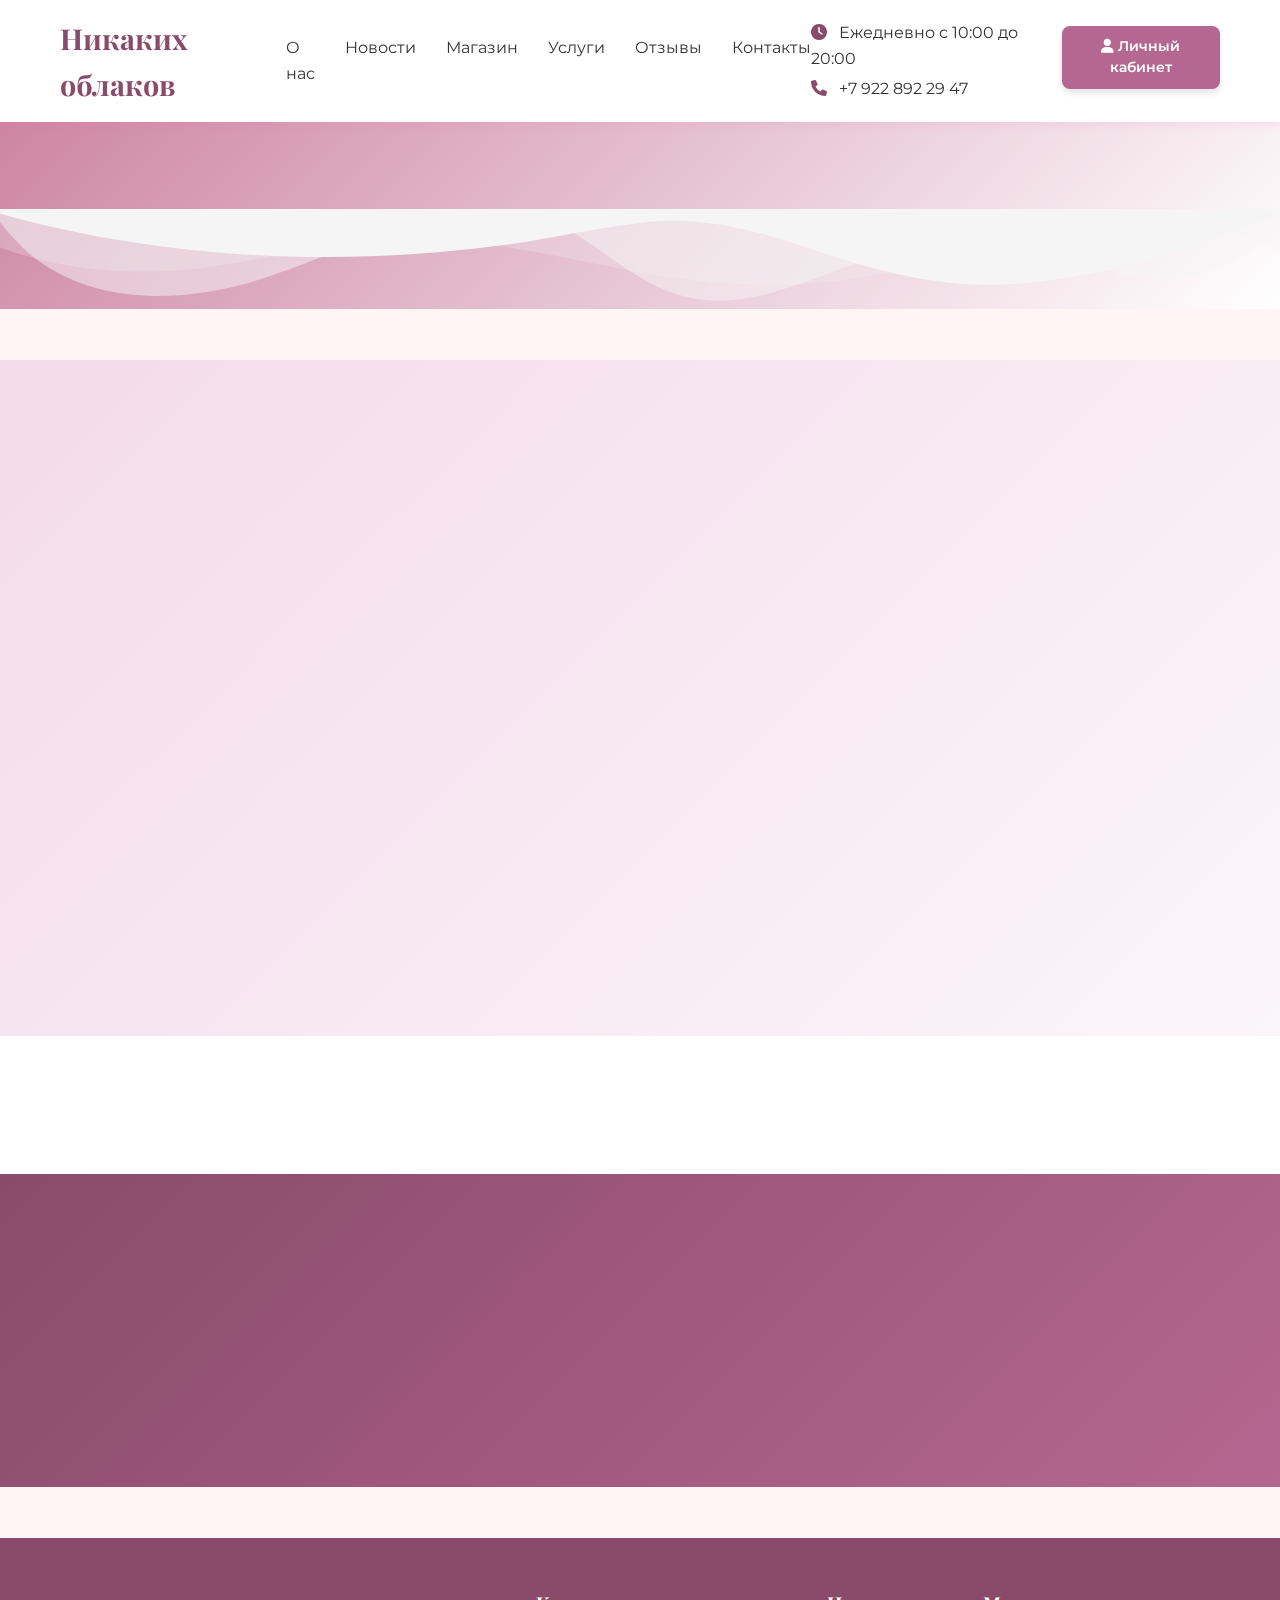
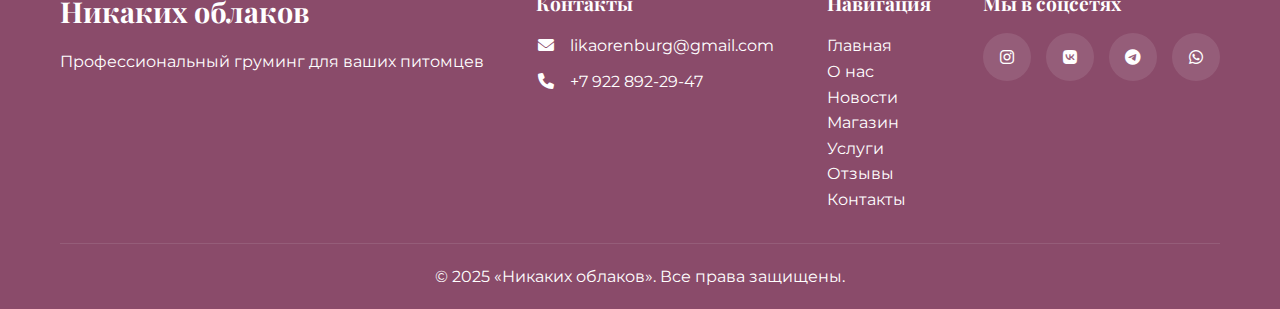
<file: index.html>
<!DOCTYPE html>
<html lang="ru">
<head>
    <meta charset="UTF-8">
    <meta name="viewport" content="width=device-width, initial-scale=1.0, maximum-scale=1.0, user-scalable=no">
    <title>Никаких облаков | Груминг для питомцев</title>
    <meta name="description" content="Профессиональный груминг для ваших питомцев. Качественный уход и забота.">
    <link rel="preconnect" href="https://fonts.googleapis.com">
    <link rel="preconnect" href="https://fonts.gstatic.com" crossorigin>
    <link href="https://fonts.googleapis.com/css2?family=Montserrat:wght@400;500;700&family=Playfair+Display:wght@400;700&display=swap" rel="stylesheet">
    <link rel="stylesheet" href="https://cdnjs.cloudflare.com/ajax/libs/font-awesome/6.0.0/css/all.min.css">
    <link rel="stylesheet" href="style.css">
</head>
<body>
    <!-- Мобильное меню -->
    <div class="mobile-menu-btn" aria-label="Меню">
        <div class="hamburger">
            <span></span>
            <span></span>
            <span></span>
        </div>
    </div>

    <header class="header">
        <div class="container">
            <h1 class="logo" aria-label="Никаких облаков - груминг для питомцев">Никаких облаков</h1>
            <nav class="navbar" aria-label="Основная навигация">
                <ul class="nav-links">
                    <li><a href="about.html" class="nav-link">О нас</a></li>
                    <li><a href="novosti.html" class="nav-link">Новости</a></li>
                    <li><a href="shop.html" class="nav-link">Магазин</a></li>
                    <li><a href="services.html" class="nav-link">Услуги</a></li>
                    <li><a href="reviews.html" class="nav-link">Отзывы</a></li>
                    <li><a href="contacts.html" class="nav-link">Контакты</a></li>
                </ul>
            </nav>
            <div class="contact-info">
                <p><i class="fas fa-clock" aria-hidden="true"></i> <span>Ежедневно с 10:00 до 20:00</span></p>
                <p><i class="fas fa-phone" aria-hidden="true"></i> <a href="tel:+79228922947">+7 922 892 29 47</a></p>
            </div>
            <br></br>
            <div class="user-actions">
    <a href="#" class="btn btn-secondary" id="accountBtn" aria-label="Личный кабинет">
        <i class="fas fa-user"></i> Личный кабинет
    </a>
            </div>
            
        </div>
    </header>
 
    <main>
        <!-- Герой секция -->
        <section class="page-hero">
            <div class="container">
                <h1 class="page-title animate-fade-up">Никаких облаков</h1>
            </div>
            <div class="hero-wave"><p class="page-subtitle animate-fade-up animate-delay-100">Мы рады, что вы выбрали именно нас ♥</p></div>
        </section>
        
        <br>
        <br>
        
        <section class="hero">
            <div class="container">
                <div class="hero-content">
                    <h1 class="hero-title animate-fade-up">Груминг в магазине <span>Никаких облаков</span></h1>
                    <p class="hero-subtitle animate-fade-up animate-delay-100">Уход за питомцем — не только правильное питание</p>
                    <a href="sign_up.html" class="btn btn-primary animate-fade-up animate-delay-200" aria-label="Записаться онлайн">Записаться онлайн</a>
                </div>
                <div class="hero-image animate-scale">
                    <img src="pic/3.png" alt="Девушка с собакой" loading="lazy" aria-describedby="image-description">
                    <div id="image-description" hidden>Девушка ухаживает за собакой в груминг-салоне</div>
                </div>
            </div>
        </section>

        <!-- Секция счетчика посетителей -->
        <section class="counter-section" aria-label="Статистика клиентов">
            <div class="container">
                <p id="visitorCount" class="animate-fade-in">Более <span>1000</span> довольных клиентов</p>
            </div>
        </section>
    </main>

    <!-- CTA секция -->
    <section class="cta-section">
        <div class="container">
            <h2 class="section-title animate-fade-in">Готовы записаться?</h2>
            <p class="animate-fade-up">Оставьте заявку и мы подберем удобное время для визита</p>
            <a href="sign_up.html" class="btn btn-primary animate-fade-up animate-delay-100" aria-label="Записаться онлайн">Записаться онлайн</a>
        </div>
    </section>
    <br></br>

    <footer class="footer">
        <div class="container">
            <div class="footer-content">
                <div class="footer-info">
                    <h3>Никаких облаков</h3>
                    <p>Профессиональный груминг для ваших питомцев</p>
                </div>
                <div class="footer-links">
                    <h4>Контакты</h4>
                    <p><i class="fas fa-envelope" aria-hidden="true"></i> <a href="mailto:likaorenburg@gmail.com">likaorenburg@gmail.com</a></p>
                    <p><i class="fas fa-phone" aria-hidden="true"></i> <a href="tel:+79228922947">+7 922 892-29-47</a></p>
                </div>
                <div class="footer-social">
                    <h4>Навигация</h4>
                        <p><a href="index.html" >Главная</a></p>
                        <p><a href="about.html" >О нас</a></p>
                        <p><a href="novosti.html" >Новости</a></p>
                        <p><a href="shop.html" >Магазин</a></p>
                        <p><a href="services.html" >Услуги</a></p>
                        <p><a href="reviews.html" >Отзывы</a></p>
                        <p><a href="contacts.html" >Контакты</a></p>
                </div>
                <div class="footer-social">
                    <h4>Мы в соцсетях</h4>
                    <div class="social-icons">
                        <a href="https://www.instagram.com/lika.llk?igsh=MXBvd2c1MWhpaTl4cw==&utm_source=ig_contact_invite" aria-label="Инстаграм"><i class="fab fa-instagram"></i></a>
                        <a href="https://vk.com/likallk" aria-label="ВКонтакте"><i class="fab fa-vk"></i></a>
                        <a href="https://t.me/likallk" aria-label="Телеграм"><i class="fab fa-telegram"></i></a>
                        <a href="https://wa.me/79228922947" aria-label="WhatsApp"><i class="fab fa-whatsapp"></i></a>
                    </div>
                </div>
            </div>
            <div class="footer-bottom">
                <p>&copy; 2025 «Никаких облаков». Все права защищены.</p>
            </div>
        </div>
    </footer>

    <!-- Кнопка "Наверх" -->
    <div class="back-to-top" title="Наверх" aria-label="Наверх">
        <i class="fas fa-arrow-up"></i>
    </div>

<div class="loader">
    <div class="loader-spinner"></div>
</div>

<script>
    window.addEventListener('load', function() {
        document.querySelector('.loader').style.display = 'none';
    });
</script>
    
    <script src="script.js"></script>
    <!-- Модальное окно входа -->
<div id="loginModal" class="modal">
    <div class="modal-content">
        <span class="close-modal">&times;</span>
        <h2>Вход в личный кабинет</h2>
        <form id="loginForm">
            <div class="form-group">
                <label for="loginEmail">Email</label>
                <input type="email" id="loginEmail" required>
            </div>
            <div class="form-group">
                <label for="loginPassword">Пароль</label>
                <input type="password" id="loginPassword" required>
            </div>
            <button type="submit" class="btn btn-primary">Войти</button>
            <p id="loginError" class="error-message"></p>
        </form>
    </div>
</div>

<script>
    // Функция выхода
    function logout() {
        localStorage.removeItem('isLoggedIn');
        window.location.href = 'index.html';
    }
    
    // Добавляем кнопку выхода
    document.addEventListener('DOMContentLoaded', function() {
        const accountTabs = document.querySelector('.account-tabs');
        if (accountTabs) {
            const logoutBtn = document.createElement('button');
            logoutBtn.className = 'tab-btn';
            logoutBtn.textContent = 'Выйти';
            logoutBtn.addEventListener('click', logout);
            accountTabs.appendChild(logoutBtn);
        }
    });
</script>

</body>
</html>
</file>
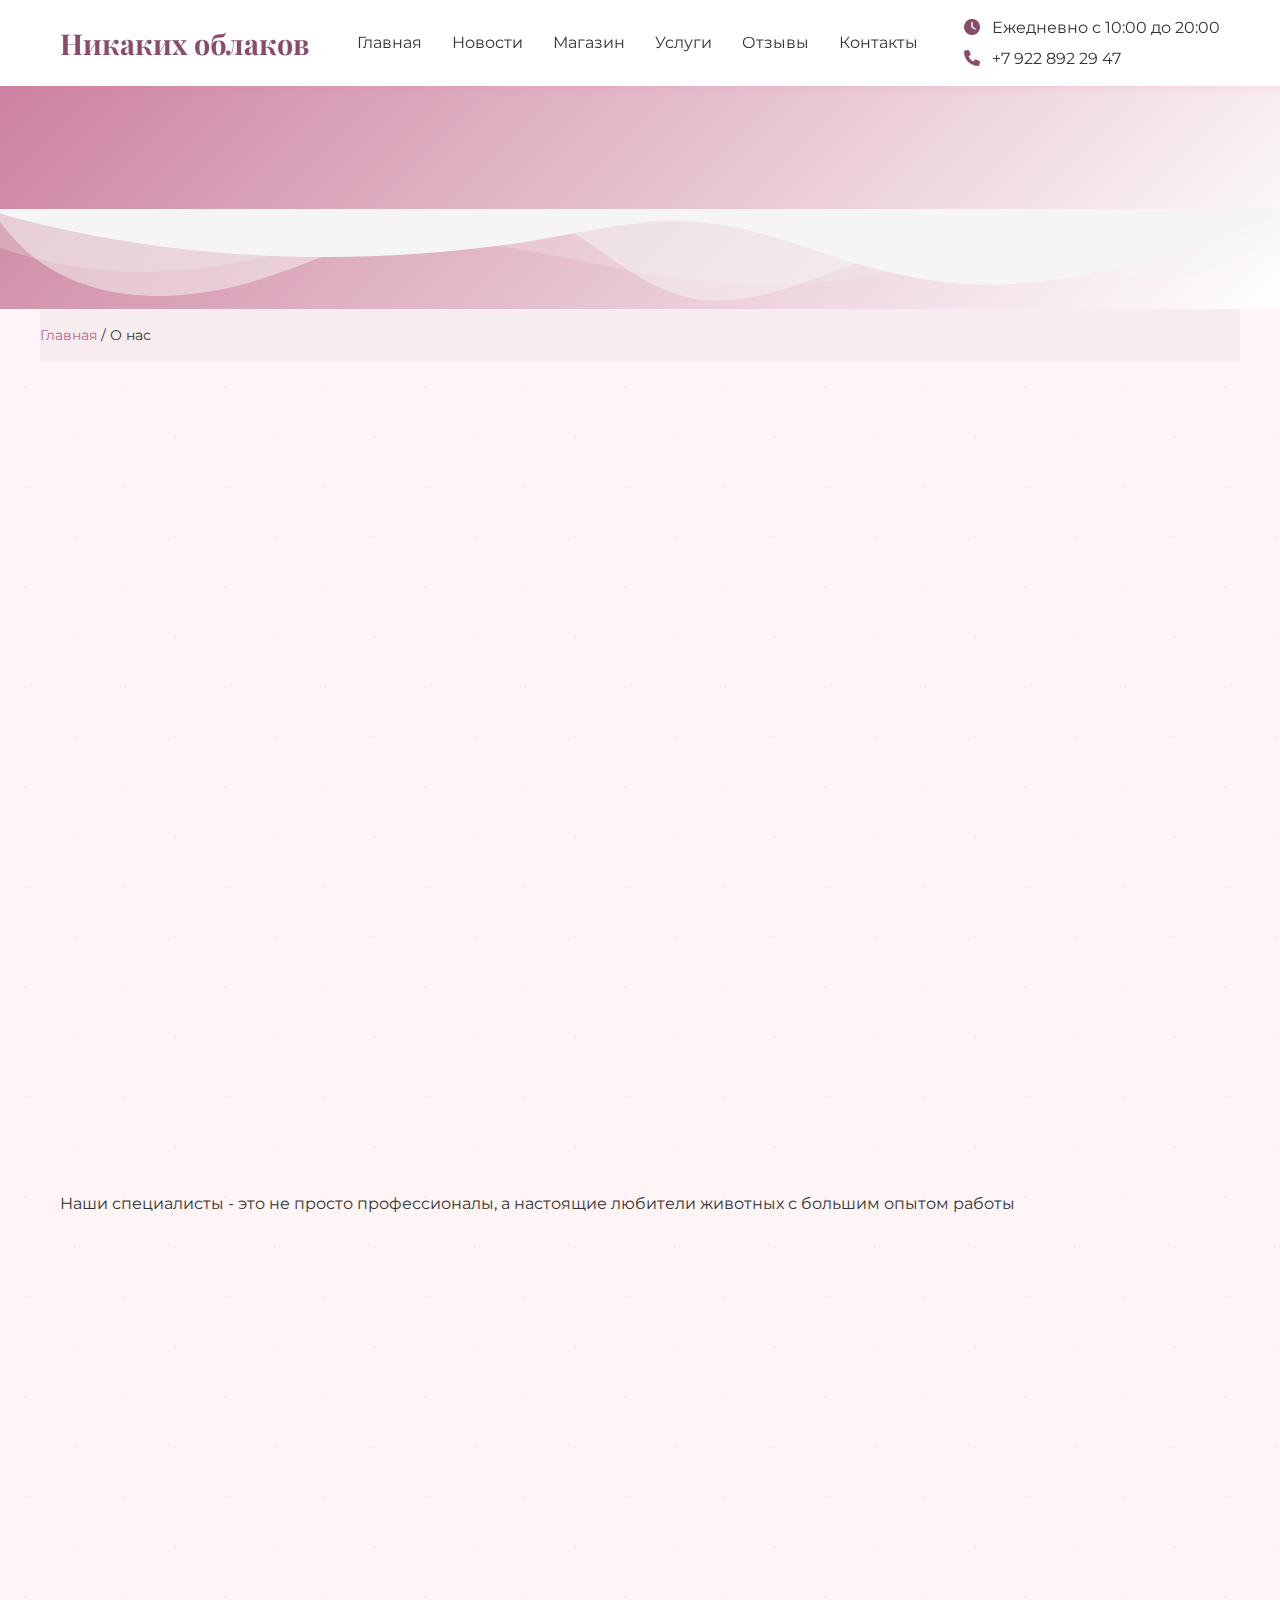
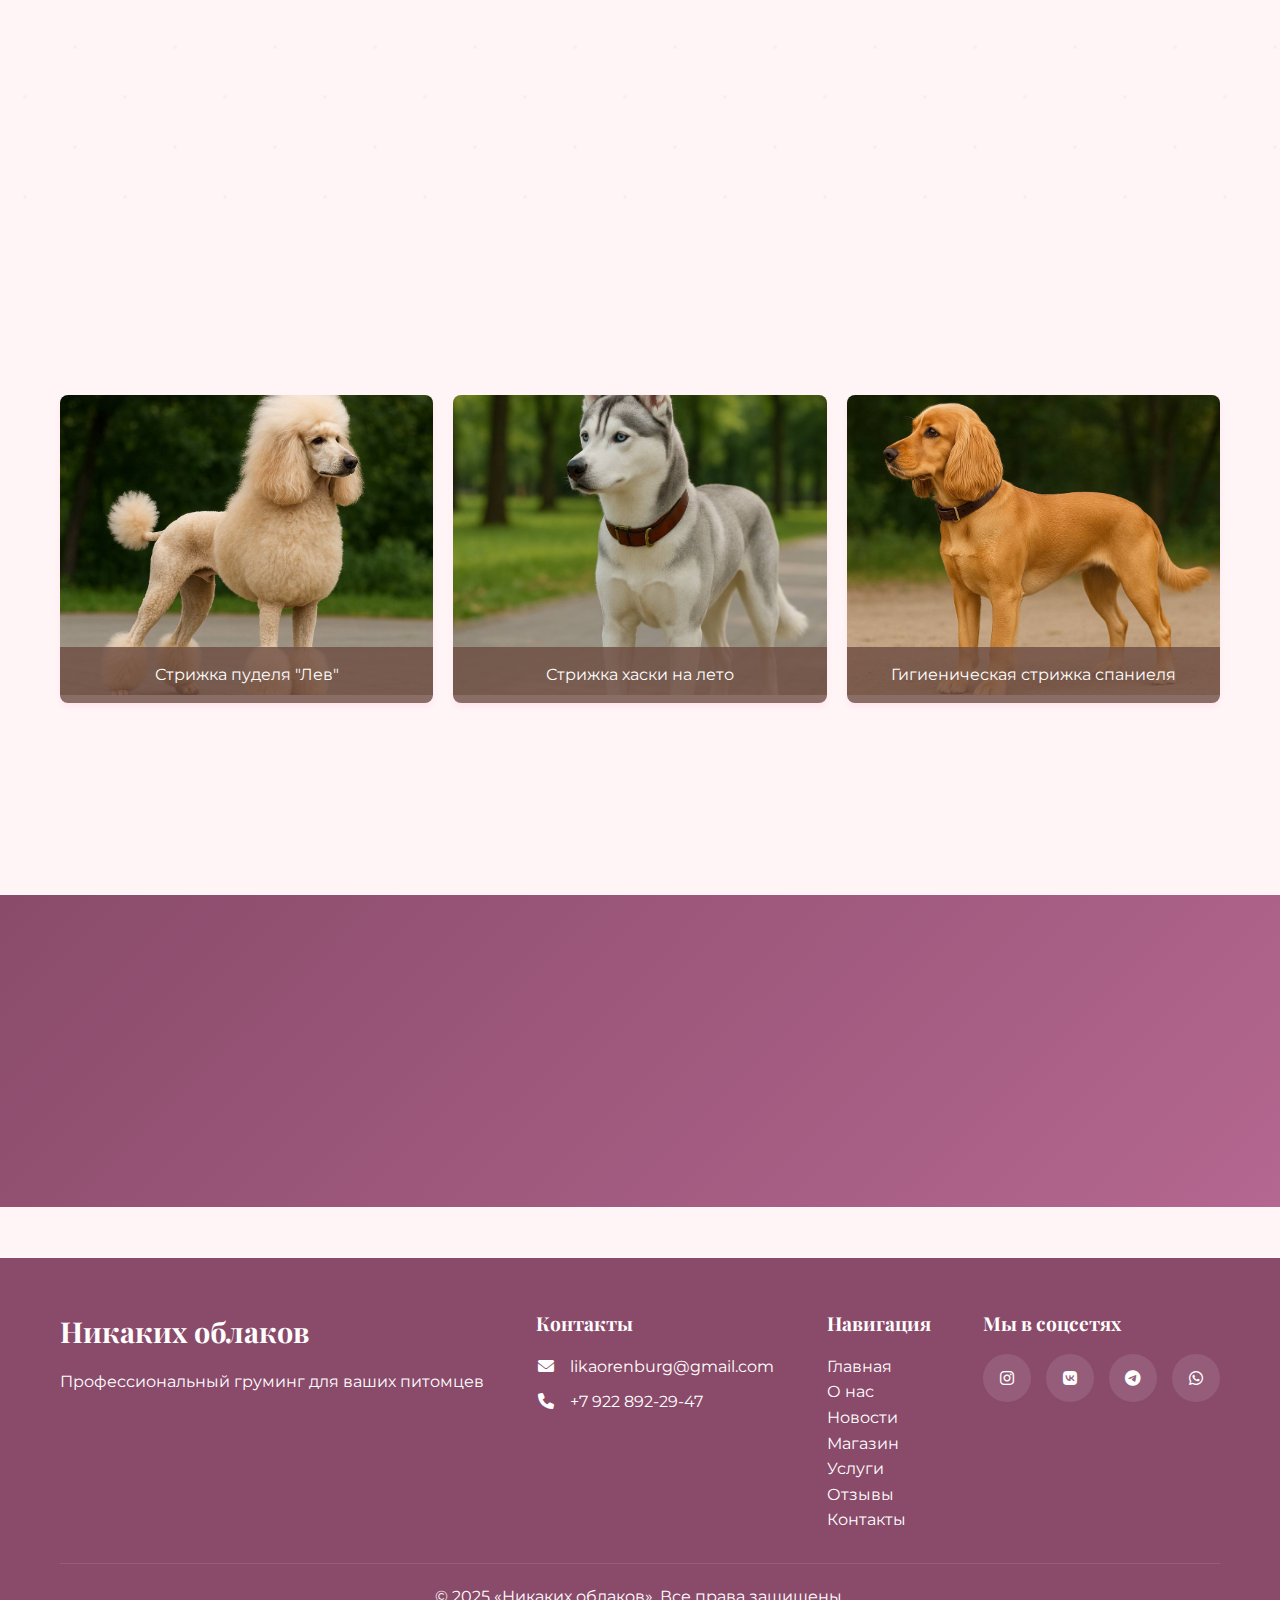
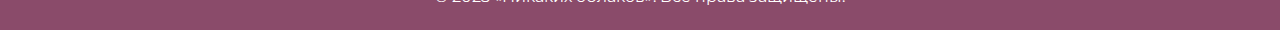
<file: about.html>
<!DOCTYPE html>
<html lang="ru">
<head>
    <meta charset="UTF-8">
    <meta name="viewport" content="width=device-width, initial-scale=1.0, maximum-scale=1.0, user-scalable=no">
    <title>О нас | Никаких облаков - профессиональный груминг</title>
    <meta name="description" content="Профессиональная команда грумеров с любовью ухаживает за вашими питомцами. Узнайте больше о нашем салоне.">
    <link rel="preconnect" href="https://fonts.googleapis.com">
    <link rel="preconnect" href="https://fonts.gstatic.com" crossorigin>
    <link href="https://fonts.googleapis.com/css2?family=Montserrat:wght@400;500;700&family=Playfair+Display:wght@400;700&display=swap" rel="stylesheet">
    <link rel="stylesheet" href="https://cdnjs.cloudflare.com/ajax/libs/font-awesome/6.0.0/css/all.min.css">
    <link rel="stylesheet" href="style.css">
</head>
<body>
    <!-- Мобильное меню -->
    <div class="mobile-menu-btn">
        <div class="hamburger">
            <span></span>
            <span></span>
            <span></span>
        </div>
    </div>

    <header class="header">
        <div class="container">
            <h1 class="logo">Никаких облаков</h1>
            <nav class="navbar">
                <ul class="nav-links">
                    <li><a href="index.html" class="nav-link">Главная</a></li>
                    <li><a href="novosti.html" class="nav-link">Новости</a></li>
                    <li><a href="shop.html" class="nav-link">Магазин</a></li>
                    <li><a href="services.html" class="nav-link">Услуги</a></li>
                    <li><a href="reviews.html" class="nav-link">Отзывы</a></li>
                    <li><a href="contacts.html" class="nav-link">Контакты</a></li>
                </ul>
            </nav>
            <div class="contact-info">
                <p><i class="fas fa-clock"></i> Ежедневно с 10:00 до 20:00</p>
                <p><i class="fas fa-phone" aria-hidden="true"></i> <a href="tel:+79228922947">+7 922 892 29 47</a></p>
            </div>
        </div>
    </header>


        <!-- Герой секция -->
        <section class="page-hero">
            <div class="container">
                <h1 class="page-title animate-fade-up">О нашем салоне</h1>
            </div>
            <div class="hero-wave"><p class="page-subtitle animate-fade-up animate-delay-100">Мы рады рассказать вам о нашем салоне ♥</p></div>
        </section>

        <!-- Хлебные крошки -->
        <div class="breadcrumbs container">
            <a href="index.html">Главная</a> <span>/ О нас</span>
        </div>
       <!-- Основной контент -->
    <section class="about-section">
        <div class="container">
            <div class="about-content">
                <div class="about-text animate-fade-up">
                    <h2 class="section-title">Наша философия</h2>
                    <p><span class="highlight">Никаких облаков</span> собрал команду из профессиональных грумеров, хендлеров, зоостилистов и других специалистов, чтобы шерсть ваших четвероногих друзей была идеальной!</p>
                    <p>Уход за питомцем не заканчивается на правильном кормлении и посещении ветеринара. Уделите внимание внешнему виду любимца и доверьте заботу об этом профессионалам!</p>
                    <div class="mission-statement">
                        <i class="fas fa-paw"></i>
                        <p>Мы верим, что уход за питомцем - это больше, чем просто гигиена; это проявление любви и заботы.</p>
                    </div>
                    <div class="features-grid">
                        <div class="feature-item">
                            <i class="fas fa-certificate"></i>
                            <h4>Профессионализм</h4>
                            <p>Все наши специалисты имеют сертификаты и регулярно проходят обучение</p>
                        </div>
                        <div class="feature-item">
                            <i class="fas fa-heart"></i>
                            <h4>Индивидуальный подход</h4>
                            <p>Для каждого питомца подбираем оптимальный уход</p>
                        </div>
                        <div class="feature-item">
                            <i class="fas fa-shield-alt"></i>
                            <h4>Безопасность</h4>
                            <p>Используем только гипоаллергенные средства и проверенные методики</p>
                        </div>
                    </div>
                </div>

                <div class="about-image animate-scale">
                    <img src="pic/3.png" alt="Интерьер груминг-салона 'Никаких облаков'" loading="lazy">
                </div>
            </div>
        </div>
    </section>

         <!-- Наша команда -->
    <section class="team-section">
        <div class="container">
            <h2 class="section-title animate-fade-in">Наша команда</h2>
            <p class="team-intro">Наши специалисты - это не просто профессионалы, а настоящие любители животных с большим опытом работы</p>
            
            <div class="team-grid">
                <article class="team-member animate-fade-up">
                    <div class="member-photo">
                        <img src="pic/11.png" alt="Грумер Аня за работой" loading="lazy">
                        <div class="social-links">
                            <a href="#" aria-label="Instagram Ани"><i class="fab fa-instagram"></i></a>
                            <a href="#" aria-label="VK Ани"><i class="fab fa-vk"></i></a>
                        </div>
                    </div>
                    <h3>Аня</h3>
                    <p class="position">Старший грумер</p>
                    <p class="experience">8 лет опыта</p>
                    <p class="bio">Специалист с 8-летним опытом, победитель конкурсов по грумингу. Эксперт по породным стрижкам.</p>
                    <div class="specialties">
                        <p><span>Породные стрижки</span></p>
                        <p><span>Выставки</span></p>
                        <p><span>Сложные случаи</span></p>
                    </div>
                </article>

                <article class="team-member animate-fade-up animate-delay-100">
                    <div class="member-photo">
                        <img src="pic/12.png" alt="Грумер Маша с инструментами" loading="lazy">
                    </div>
                    <h3>Маша</h3>
                    <p class="position">Грумер-стилист</p>
                    <p class="experience">5 лет опыта</p>
                    <p class="bio">Создает уникальные образы для выставок и повседневной жизни. Истинный художник в мире груминга.</p>
                    <div class="specialties">
                        <p><span>Креативные стрижки</span></p>
                        <p><span>Окрашивание</span></p>
                        <p><span>Укладки</span></p>
                    </div>
                </article>

                <article class="team-member animate-fade-up animate-delay-200">
                    <div class="member-photo">
                        <img src="pic/13.jpg" alt="Грумер Оля" loading="lazy">
                    </div>
                    <h3>Оля</h3>
                    <p class="position">Специалист по гигиене</p>
                    <p class="experience">6 лет опыта</p>
                    <p class="bio">Мастер деликатного ухода за питомцами с чувствительной кожей. Особый подход к каждому животному.</p>
                    <div class="specialties">
                        <p><span>Гигиенический уход</span></p>
                        <p><span>Чувствительная кожа</span></p>
                        <p><span>SPA-процедуры</span></p>
                    </div>
                </article>
            </div>
        </div>
    </section>
<br></br>
<br></br>
            <div class="container">
            <h2 class="section-title animate-fade-in">Галерея работ</h2>
            <br></br>
            <div class="gallery-grid">
                <div class="gallery-item">
                    <img src="pic/21.jpg" alt="Стрижка пуделя" loading="lazy">
                    <div class="gallery-caption">Стрижка пуделя "Лев"</div>
                </div>
                <div class="gallery-item">
                    <img src="pic/20.jpg" alt="Гигиеническая стрижка" loading="lazy">
                    <div class="gallery-caption">Стрижка хаски на лето</div>
                </div>
                 <div class="gallery-item">
                    <img src="pic/19.jpg" alt="Гигиеническая стрижка" loading="lazy">
                    <div class="gallery-caption">Гигиеническая стрижка спаниеля</div>
                </div>
            </div>
        </div>
        </section>

<!-- расставила все точки над и-->
        <br></br>
            <!-- Вакансии -->
    <section class="vacancies-section">
        <div class="container">
            <div class="vacancy-notice animate-fade-up">
                <i class="fas fa-info-circle"></i>
                <h2 class="section-title">В данный момент свободных вакансий нет</h2>
                <p>Но мы всегда рады резюме талантливых грумеров. Присылайте на <a href="mailto:likaorenburg@gmail.com">likaorenburg@gmail.com</a></p>
            </div>
        </div>
    </section>
        <br></br>


        <!-- CTA секция -->
        <section class="cta-section">
            <div class="container">
                <h2 class="section-title animate-fade-in">Готовы записаться?</h2>
                <p class="animate-fade-up">Оставьте заявку и мы подберем удобное время для визита</p>
                <a href="sign_up.html" class="btn btn-primary animate-fade-up animate-delay-100">Записаться онлайн</a>
            </div>
        </section>
        <br></br>

    <footer class="footer">
        <div class="container">
            <div class="footer-content">
                <div class="footer-info">
                    <h3>Никаких облаков</h3>
                    <p>Профессиональный груминг для ваших питомцев</p>
                </div>
                <div class="footer-links">
                    <h4>Контакты</h4>
                    <p><i class="fas fa-envelope" aria-hidden="true"></i> <a href="mailto:likaorenburg@gmail.com">likaorenburg@gmail.com</a></p>
                    <p><i class="fas fa-phone" aria-hidden="true"></i> <a href="tel:+79228922947">+7 922 892-29-47</a></p>
                </div>
                <div class="footer-social">
                    <h4>Навигация</h4>
                        <p><a href="index.html" >Главная</a></p>
                        <p><a href="about.html" >О нас</a></p>
                        <p><a href="novosti.html" >Новости</a></p>
                        <p><a href="shop.html" >Магазин</a></p>
                        <p><a href="services.html" >Услуги</a></p>
                        <p><a href="reviews.html" >Отзывы</a></p>
                        <p><a href="contacts.html" >Контакты</a></p>
                </div>
                <div class="footer-social">
                    <h4>Мы в соцсетях</h4>
                    <div class="social-icons">
                        <a href="https://www.instagram.com/lika.llk?igsh=MXBvd2c1MWhpaTl4cw==&utm_source=ig_contact_invite" aria-label="Инстаграм"><i class="fab fa-instagram"></i></a>
                        <a href="https://vk.com/likallk" aria-label="ВКонтакте"><i class="fab fa-vk"></i></a>
                        <a href="https://t.me/likallk" aria-label="Телеграм"><i class="fab fa-telegram"></i></a>
                        <a href="https://wa.me/79228922947" aria-label="WhatsApp"><i class="fab fa-whatsapp"></i></a>
                    </div>
                </div>
            </div>
            <div class="footer-bottom">
                <p>&copy; 2025 «Никаких облаков». Все права защищены.</p>
            </div>
        </div>
    </footer>

    <!-- Кнопка "Наверх" -->
    <div class="back-to-top" title="Наверх">
        <i class="fas fa-arrow-up"></i>
    </div>

<div class="loader">
    <div class="loader-spinner"></div>
</div>

<script>
    window.addEventListener('load', function() {
        document.querySelector('.loader').style.display = 'none';
    });
</script>

<div id="lightbox" class="lightbox" onclick="closeLightbox()">
    <span class="close-btn">&times;</span>
    <img id="lightbox-img" class="lightbox-content">
    <div id="lightbox-caption" class="lightbox-caption"></div>
</div>

    <script src="script.js"></script>
</body>
</html>
</file>
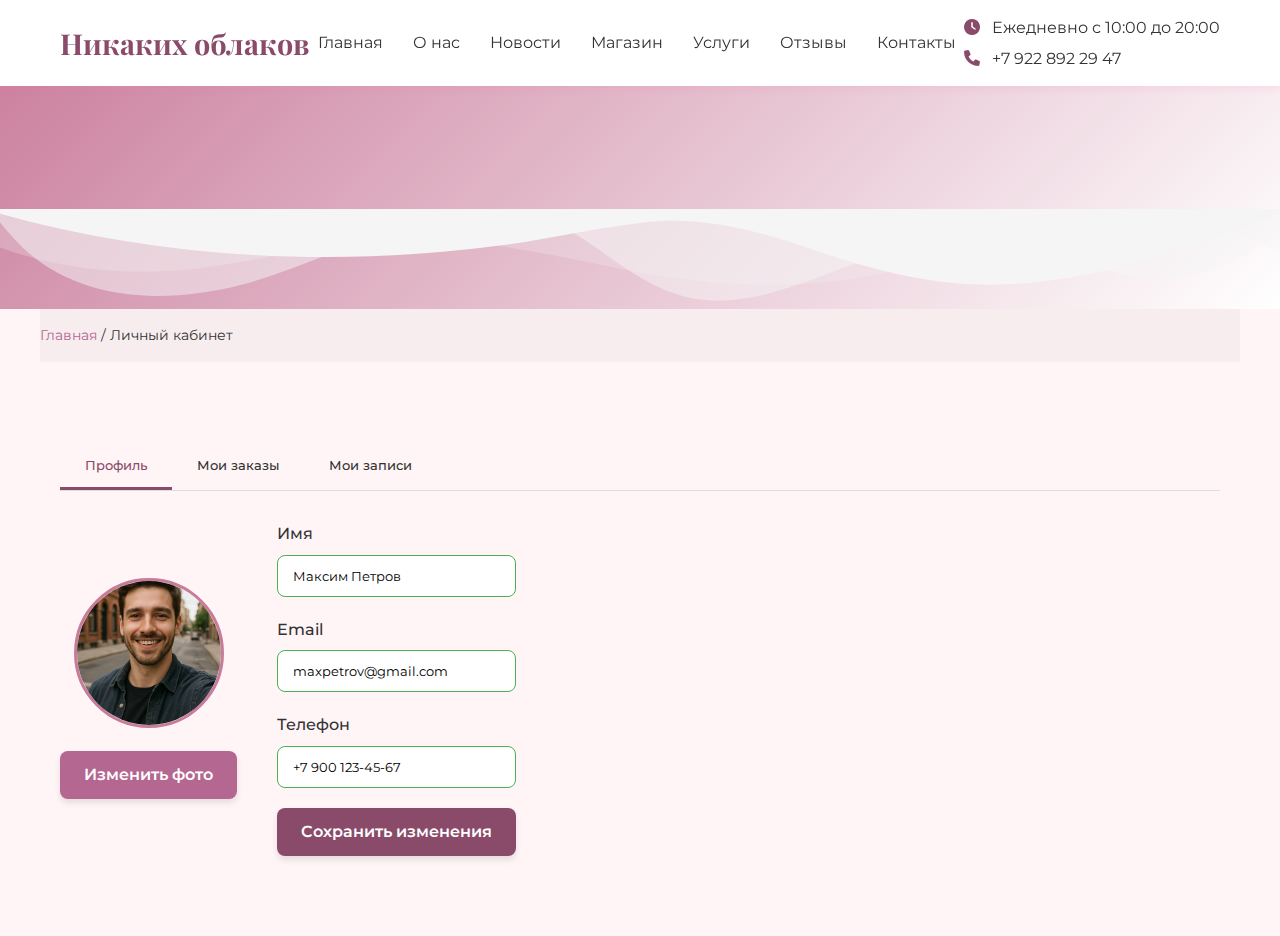
<file: account.html>
<!DOCTYPE html>
<html lang="ru">
<head>
    <meta charset="UTF-8">
    <meta name="viewport" content="width=device-width, initial-scale=1.0, maximum-scale=1.0, user-scalable=no">
    <title>Новостная лента | Никаких облаков</title>
    <meta name="description" content="Последние новости и события нашего груминг-салона. Акции, мероприятия и полезные статьи.">
    <link rel="preconnect" href="https://fonts.googleapis.com">
    <link rel="preconnect" href="https://fonts.gstatic.com" crossorigin>
    <link href="https://fonts.googleapis.com/css2?family=Montserrat:wght@400;500;700&family=Playfair+Display:wght@400;700&display=swap" rel="stylesheet">
    <link rel="stylesheet" href="https://cdnjs.cloudflare.com/ajax/libs/font-awesome/6.0.0/css/all.min.css">
    <link rel="stylesheet" href="style.css">
</head>
<body>
    <!-- Мобильное меню -->
    <div class="mobile-menu-btn">
        <div class="hamburger">
            <span></span>
            <span></span>
            <span></span>
        </div>
    </div>

    <header class="header">
        <div class="container">
            <h1 class="logo">Никаких облаков</h1>
            <nav class="navbar">
                <ul class="nav-links">
                    <li><a href="index.html" class="nav-link">Главная</a></li>
                    <li><a href="about.html" class="nav-link">О нас</a></li>
                    <li><a href="novosti.html" class="nav-link">Новости</a></li>
                    <li><a href="shop.html" class="nav-link">Магазин</a></li>
                    <li><a href="services.html" class="nav-link">Услуги</a></li>
                    <li><a href="reviews.html" class="nav-link">Отзывы</a></li>
                    <li><a href="contacts.html" class="nav-link">Контакты</a></li>
                </ul>
            </nav>
            <div class="contact-info">
                <p><i class="fas fa-clock"></i> Ежедневно с 10:00 до 20:00</p>
                <p><i class="fas fa-phone" aria-hidden="true"></i> <a href="tel:+79228922947">+7 922 892 29 47</a></p>
            </div>
        </div>
    </header>

    <!-- Герой секция -->
    <section class="page-hero">
        <div class="container">
            <h1 class="page-title animate-fade-up">Личный кабинет</h1>
        </div>
        <div class="hero-wave"><p class="page-subtitle animate-fade-up animate-delay-100">Управляйте своими записями и покупками</p></div>
    </section>

    <!-- Хлебные крошки -->
    <div class="breadcrumbs container">
        <a href="index.html">Главная</a> <span>/ Личный кабинет</span>
    </div>

    <!-- Основной контент -->
    <section class="account-section">
        <div class="container">
            <div class="account-tabs">
                <button class="tab-btn active" data-tab="profile">Профиль</button>
                <button class="tab-btn" data-tab="orders">Мои заказы</button>
                <button class="tab-btn" data-tab="appointments">Мои записи</button>
            </div>

            <!-- В разделе профиля -->
<div class="tab-content active" id="profile">
    <div class="profile-info">
        <div class="profile-avatar">
            <img id="userAvatar" src="pic/18.jpg" alt="Аватар пользователя" loading="lazy">
            <form id="avatarForm" enctype="multipart/form-data">
                <input type="file" id="avatarInput" accept="image/*" style="display: none;">
                <button type="button" class="btn btn-secondary" id="changeAvatarBtn">Изменить фото</button>
            </form>
        </div>
        <div class="profile-details">
            <form id="profileForm">
                <div class="form-group">
                    <label for="userName">Имя</label>
                    <input type="text" id="userName" value="Максим Петров" required>
                </div>
                <div class="form-group">
                    <label for="userEmail">Email</label>
                    <input type="email" id="userEmail" value="maxpetrov@gmail.com" required>
                </div>
                <div class="form-group">
                    <label for="userPhone">Телефон</label>
                    <input type="tel" id="userPhone" value="+7 900 123-45-67" required>
                </div>
                <button type="submit" class="btn btn-primary">Сохранить изменения</button>
            </form>
        </div>
    </div>
</div>

            <div class="tab-content" id="orders">
                <h3>История заказов</h3>
                <div class="order-history">
                    <div class="order-card">
                        <div class="order-header">
                            <span class="order-date">15.06.2025</span>
                            <span class="order-status completed">Завершен</span>
                            <span class="order-total">4 998 ₽</span>
                        </div>
                        <div class="order-items">
                            <p>Шампунь для собак (2 шт.) - 998 ₽</p>
                            <p>Лежанка "Уютный Домик" - 2 499 ₽</p>
                            <p>Щетка "Блеск" - 999 ₽</p>
                            <p>Доставка - 500 ₽</p>
                        </div>
                    </div>

                    <div class="order-card">
                        <div class="order-header">
                            <span class="order-date">10.05.2025</span>
                            <span class="order-status completed">Завершен</span>
                            <span class="order-total">1 299 ₽</span>
                        </div>
                        <div class="order-items">
                            <p>Амуниция для кошек - 1 299 ₽</p>
                        </div>
                    </div>
                </div>
            </div>

            <div class="tab-content" id="appointments">
                <h3>Ближайшие записи</h3>
                <div class="appointment-list">
                    <div class="appointment-card">
                        <div class="appointment-date">
                            <span class="day">25</span>
                            <span class="month">Июня</span>
                            <span class="time">15:00</span>
                        </div>
                        <div class="appointment-details">
                            <h4>Стрижка средней собаки</h4>
                            <p>Питомец: Бобик</p>
                            <p>Мастер: Аня</p>
                            <p>Стоимость: 2 899 ₽</p>
                        </div>
                        <button class="btn btn-secondary">Отменить</button>
                    </div>

                    <div class="appointment-card">
                        <div class="appointment-date">
                            <span class="day">30</span>
                            <span class="month">Июня</span>
                            <span class="time">11:00</span>
                        </div>
                        <div class="appointment-details">
                            <h4>Спа-процедуры для кошки</h4>
                            <p>Питомец: Мурка</p>
                            <p>Мастер: Оля</p>
                            <p>Стоимость: 1 399 ₽</p>
                        </div>
                        <button class="btn btn-secondary">Отменить</button>
                    </div>
                </div>
            </div>
        </div>
    </section>

    <!-- Подвал (как в других файлах) -->

    <script>
        // Табы в личном кабинете
        document.querySelectorAll('.tab-btn').forEach(btn => {
            btn.addEventListener('click', () => {
                // Удаляем активный класс у всех кнопок и контента
                document.querySelectorAll('.tab-btn').forEach(b => b.classList.remove('active'));
                document.querySelectorAll('.tab-content').forEach(c => c.classList.remove('active'));
                
                // Добавляем активный класс к выбранной кнопке и соответствующему контенту
                btn.classList.add('active');
                document.getElementById(btn.dataset.tab).classList.add('active');
            });
        });

        // Сохранение данных в localStorage при изменении профиля
        document.querySelector('#profile .btn-primary').addEventListener('click', function() {
            // Здесь будет код для обновления данных профиля
            alert('Функция изменения данных будет реализована позже');
        });
    </script>

<div class="loader">
    <div class="loader-spinner"></div>
</div>

<script>
    window.addEventListener('load', function() {
        document.querySelector('.loader').style.display = 'none';
    });
</script>

</body>
</html>
</file>
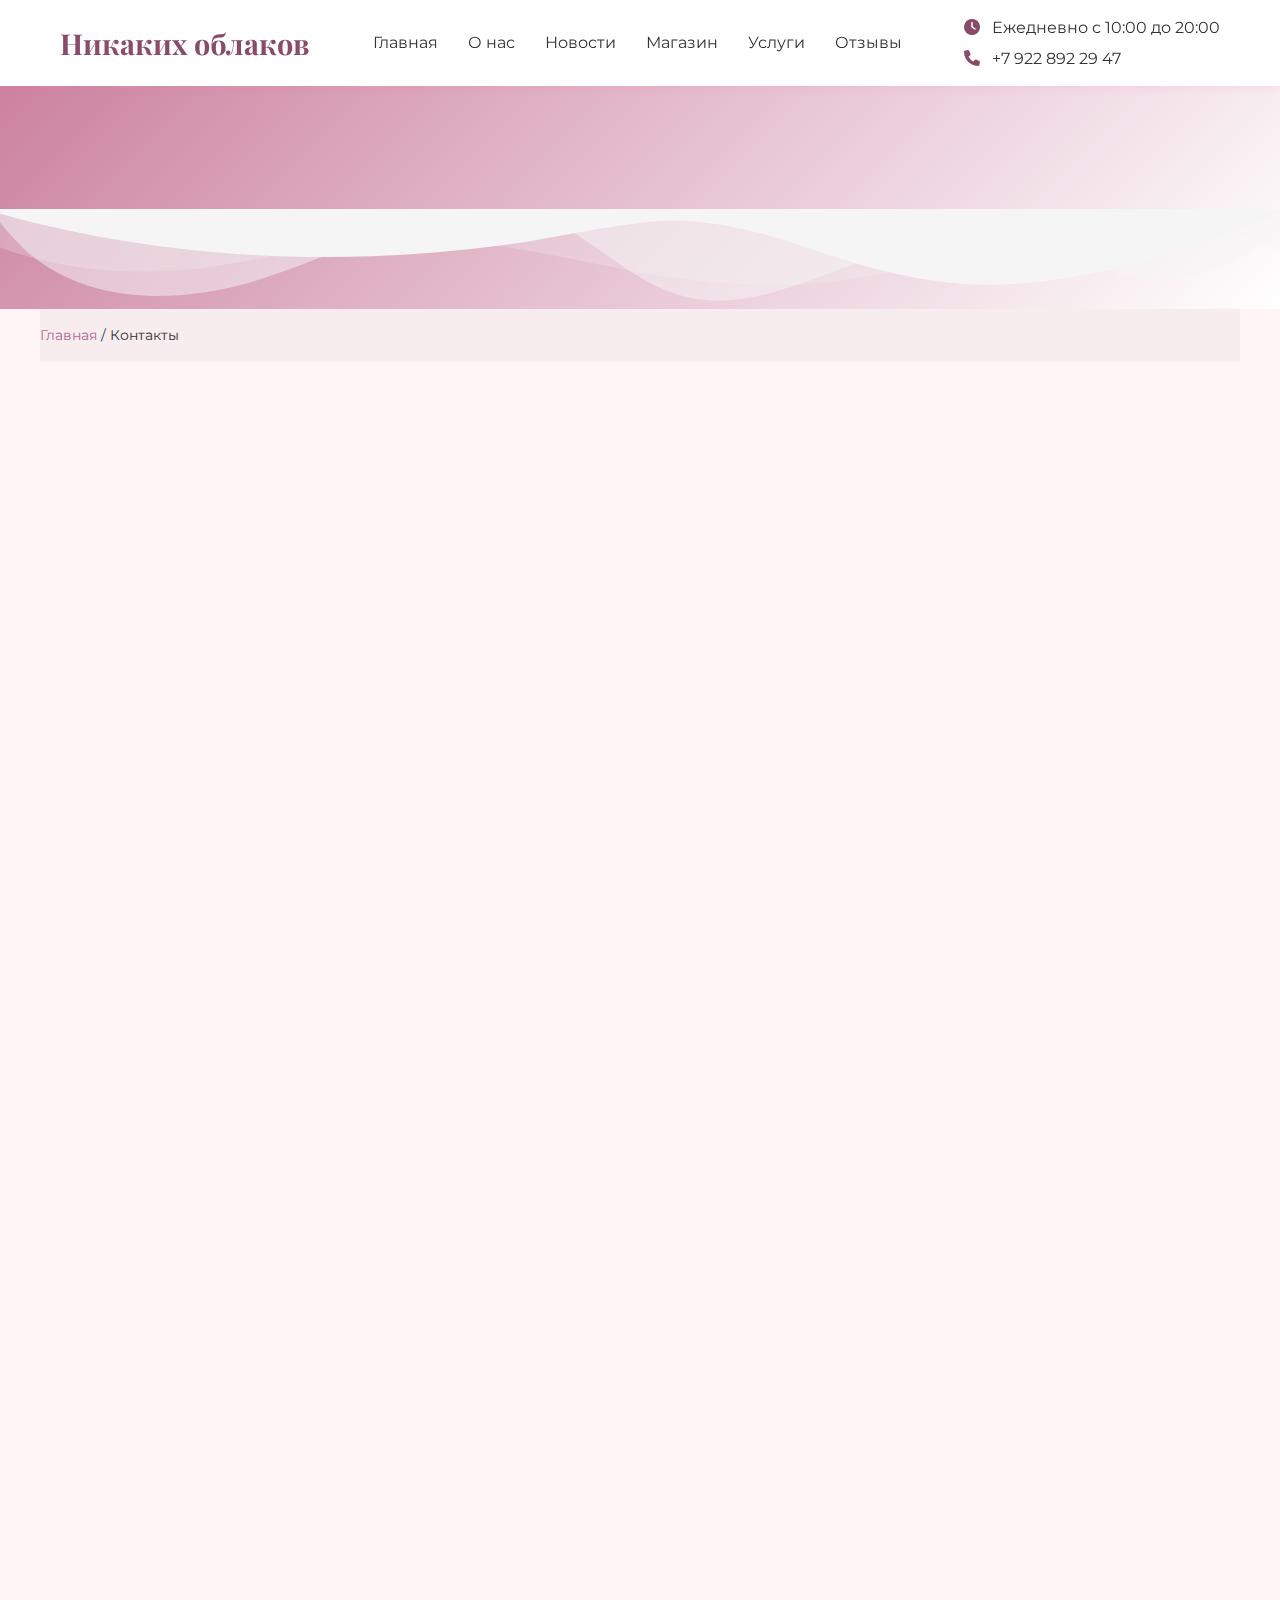
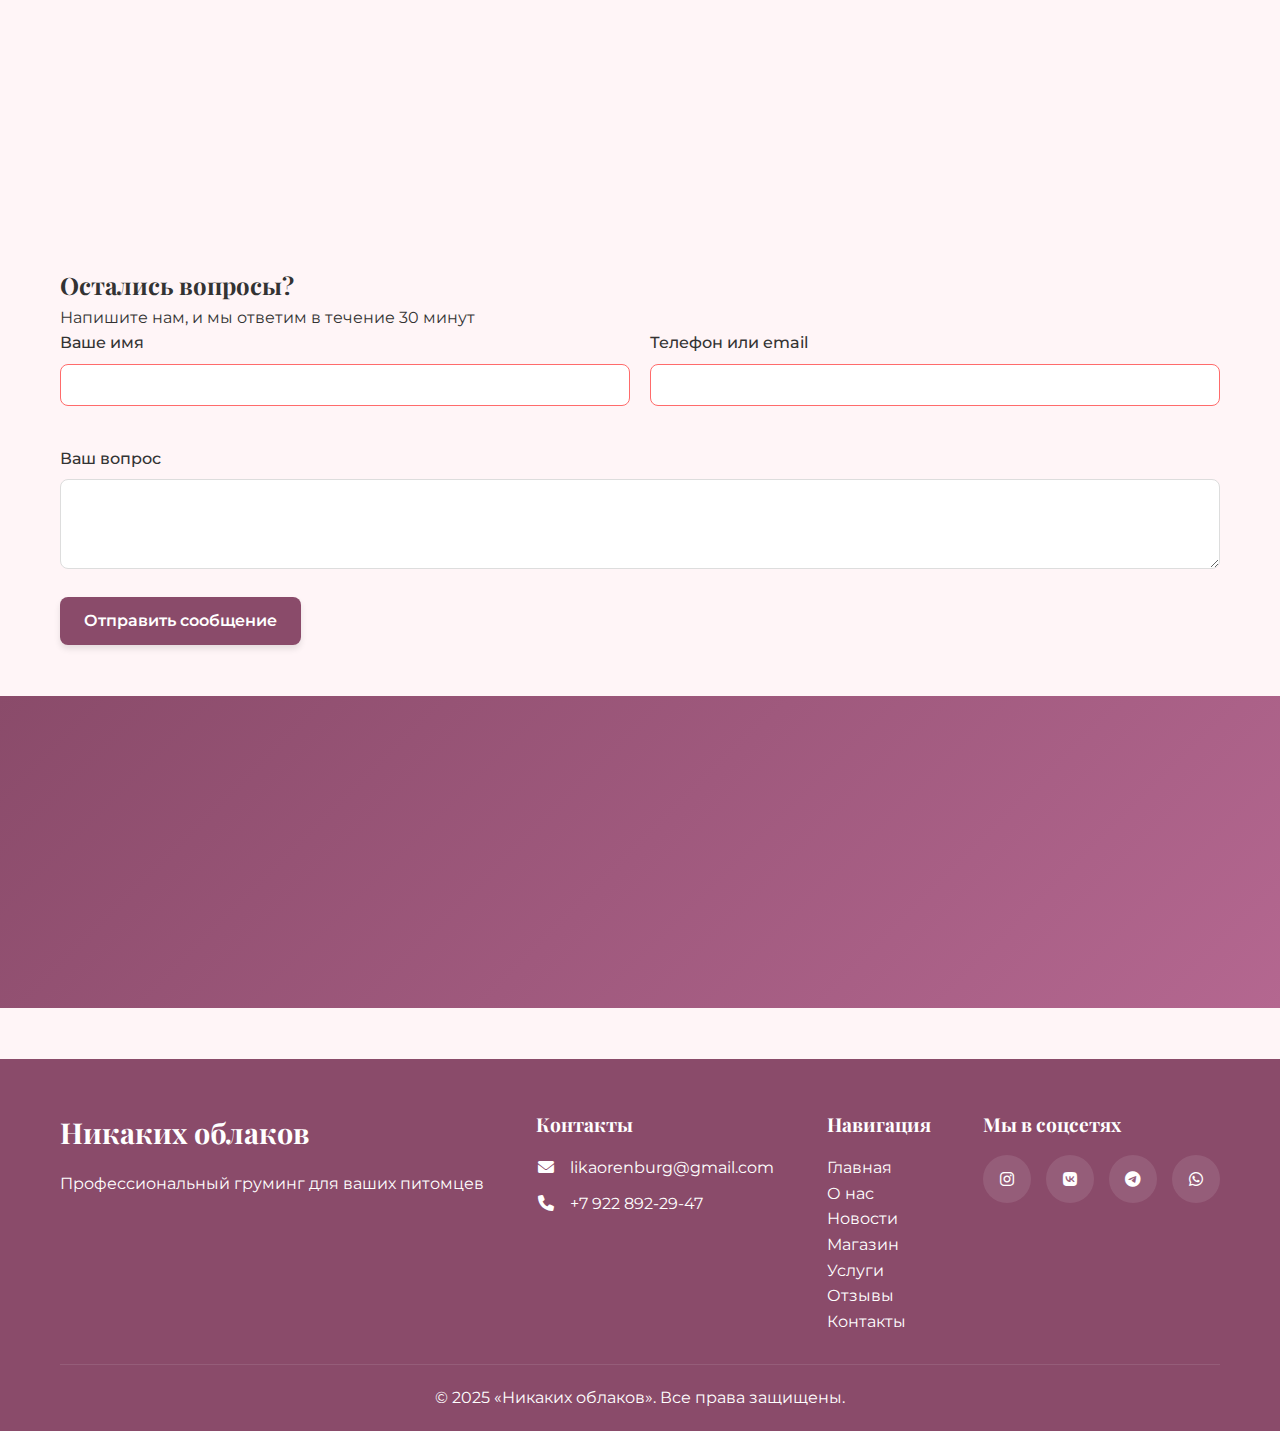
<file: contacts.html>
<!DOCTYPE html>
<html lang="ru">
<head>
    <meta charset="UTF-8">
    <meta name="viewport" content="width=device-width, initial-scale=1.0, maximum-scale=1.0, user-scalable=no">
    <title>Контакты | Никаких облаков</title>
    <link rel="stylesheet" href="style.css">
    <link rel="stylesheet" href="https://cdnjs.cloudflare.com/ajax/libs/font-awesome/6.0.0-beta3/css/all.min.css">
</head>
<body class="fade-in">

    <!-- Мобильное меню -->
    <div class="mobile-menu-btn">
        <div class="hamburger">
            <span></span>
            <span></span>
            <span></span>
        </div>
    </div>

    <header class="header">
        <div class="container">
            <h1 class="logo">Никаких облаков</h1>
            <nav class="navbar">
                <ul class="nav-links">
                    <li><a href="index.html" class="nav-link">Главная</a></li>
                    <li><a href="about.html" class="nav-link">О нас</a></li>
                    <li><a href="novosti.html" class="nav-link">Новости</a></li>
                    <li><a href="shop.html" class="nav-link">Магазин</a></li>
                    <li><a href="services.html" class="nav-link">Услуги</a></li>
                    <li><a href="reviews.html" class="nav-link">Отзывы</a></li>
                </ul>
            </nav>
            <div class="contact-info">
                <p><i class="fas fa-clock"></i> Ежедневно с 10:00 до 20:00</p>
                <p><i class="fas fa-phone" aria-hidden="true"></i> <a href="tel:+79228922947">+7 922 892 29 47</a></p>
            </div>
        </div>
    </header>

<section class="page-hero">
            <div class="container">
                <h1 class="page-title animate-fade-up">Контакты</h1>
            </div>
            <div class="hero-wave"><p class="page-subtitle animate-fade-up animate-delay-100">Свяжитесь с нами удобным для вас способом</p></div>
        </section>

        <!-- Хлебные крошки -->
        <div class="breadcrumbs container">
            <a href="index.html">Главная</a> <span>/ Контакты</span>
        </div>

    <section class="services-section">
            <div class="container">
                <div class="services-grid">
                    <div class="service-card animate-fade-up">
                         <div class="contact-icon">
                        <i class="fas fa-clock"></i>
                        </div>
                        <h3>Часы работы</h3>
                        <p>Ежедневно с 10:00 до 21:00<br>Только по предварительной записи</p>
                        <button class="btn btn-secondary" onclick="window.location.href='sign_up.html'">Записаться</button>
                        </div> 

                        <div class="service-card animate-fade-up">
                         <div class="contact-icon">
                            <i class="fas fa-phone-alt"></i>
                        </div>
                        <h3>Телефон</h3>
                        <p><a href="tel:+79228922947">+7 922 892-29-47 →</a></p>
                        <button class="btn btn-secondary" onclick="window.location.href='tel:+79228922947'">Позвонить</button>
                        </div>

                        <div class="service-card animate-fade-up">
                        <div class="contact-icon">
                        <i class="fas fa-envelope"></i>
                        </div>
                        <h3>Email</h3>
                        <p><a href="mailto:likaorenburg@gmail.com">likaorenburg@gmail.com →</a></p>
                        <button class="btn btn-secondary" onclick="window.location.href='mailto:likaorenburg@gmail.com'">Написать</button>
                        </div>

                        <div class="service-card animate-fade-up">
                        <div class="contact-icon">
                        <i class="fab fa-telegram"></i>
                        </div>
                        <h3>Telegram</h3>
                        <p><a href="https://t.me/likallk">@likallk →</a></p>
                        <button class="btn btn-secondary" onclick="window.open('https://t.me/likallk', '_blank')">Написать в TG</button>
                        </div>

                        <div class="service-card animate-fade-up">
                        <div class="contact-icon">
                        <i class="fab fa-whatsapp"></i>
                        </div>
                        <h3>Whatsapp</h3>
                        <p><a href="https://wa.me/79228922947">→</a></p>
                        <button class="btn btn-secondary" onclick="window.open('https://wa.me/79228922947', '_blank')">Написать в WhatsApp</button>
                        </div>

                        <div class="service-card animate-fade-up">
                        <div class="contact-icon">
                        <i class="fab fa-vk"></i>
                        </div>
                        <h3>Вконтакте</h3>
                        <p><a href="https://vk.com/likallk">@likallk →</a></p>
                        <button class="btn btn-secondary" onclick="window.open('https://vk.com/likallk', '_blank')">Перейти в VK</button>
                        </div>
                        </div>

                        <div class="service-card animate-fade-up">
                        <div class="contact-icon">
                        <h2>Наш адрес</h2>
                        <p><i class="fas fa-map-marker-alt"></i> <a href="https://yandex.ru/maps/-/CHvxYV5A">Москва, Моховая улица, 10с8</a></p>
                        <div class="map-container">
                        <iframe src="https://yandex.ru/map-widget/v1/?um=constructor%3A1234567890abcdef&amp;source=constructor" width="100%" height="400" frameborder="0"></iframe>
                        <button class="btn btn-primary" onclick="window.open('https://yandex.ru/maps/-/CHvxYV5A', '_blank')">Построить маршрут</button>
                    </div>
                        </div>
                        </div>
                    </div>
                </div>
            </div>
    </section>

 <br></br>

 <!-- Форма обратной связи -->
        <section class="contact-form-section">
            <div class="container">
                <h2 class="section-title">Остались вопросы?</h2>
                <p>Напишите нам, и мы ответим в течение 30 минут</p>
                
                <form action="https://formspree.io/f/xjkwowkn" method="post" class="contact-form">
                    <div class="form-row">
                        <div class="form-group">
                            <label for="name">Ваше имя</label>
                            <input type="text" id="name" required>
                        </div>
                        <div class="form-group">
                            <label for="contact">Телефон или email</label>
                            <input type="text" id="contact" required>
                        </div>
                    </div>
                    <div class="form-group">
                        <label for="message">Ваш вопрос</label>
                        <textarea id="message" rows="4" required></textarea>
                    </div>
                    <button type="submit" class="btn btn-primary">Отправить сообщение</button>
                </form>
            </div>
        </section>

<br></br>

                <!-- CTA секция -->
        <section class="cta-section">
            <div class="container">
                <h2 class="section-title animate-fade-in">Готовы записаться?</h2>
                <p class="animate-fade-up">Оставьте заявку и мы подберем удобное время для визита</p>
                <a href="sign_up.html" class="btn btn-primary animate-fade-up animate-delay-100">Записаться онлайн</a>
            </div>
        </section>
        <br></br>
            </div>
        </div>
    </section>

    <footer class="footer">
        <div class="container">
            <div class="footer-content">
                <div class="footer-info">
                    <h3>Никаких облаков</h3>
                    <p>Профессиональный груминг для ваших питомцев</p>
                </div>
                <div class="footer-links">
                    <h4>Контакты</h4>
                    <p><i class="fas fa-envelope" aria-hidden="true"></i> <a href="mailto:likaorenburg@gmail.com">likaorenburg@gmail.com</a></p>
                    <p><i class="fas fa-phone" aria-hidden="true"></i> <a href="tel:+79228922947">+7 922 892-29-47</a></p>
                </div>
                <div class="footer-social">
                    <h4>Навигация</h4>
                        <p><a href="index.html" >Главная</a></p>
                        <p><a href="about.html" >О нас</a></p>
                        <p><a href="novosti.html" >Новости</a></p>
                        <p><a href="shop.html" >Магазин</a></p>
                        <p><a href="services.html" >Услуги</a></p>
                        <p><a href="reviews.html" >Отзывы</a></p>
                        <p><a href="contacts.html" >Контакты</a></p>
                </div>
                <div class="footer-social">
                    <h4>Мы в соцсетях</h4>
                    <div class="social-icons">
                        <a href="https://www.instagram.com/lika.llk?igsh=MXBvd2c1MWhpaTl4cw==&utm_source=ig_contact_invite" aria-label="Инстаграм"><i class="fab fa-instagram"></i></a>
                        <a href="https://vk.com/likallk" aria-label="ВКонтакте"><i class="fab fa-vk"></i></a>
                        <a href="https://t.me/likallk" aria-label="Телеграм"><i class="fab fa-telegram"></i></a>
                        <a href="https://wa.me/79228922947" aria-label="WhatsApp"><i class="fab fa-whatsapp"></i></a>
                    </div>
                </div>
            </div>
            <div class="footer-bottom">
                <p>&copy; 2025 «Никаких облаков». Все права защищены.</p>
            </div>
        </div>
    </footer>

    <!-- Кнопка "Наверх" -->
    <div class="back-to-top" title="Наверх">
        <i class="fas fa-arrow-up"></i>
    </div>

<div class="loader">
    <div class="loader-spinner"></div>
</div>

<script>
    window.addEventListener('load', function() {
        document.querySelector('.loader').style.display = 'none';
    });
</script>

    <script src="script.js"></script>
</body>
</html>
</file>
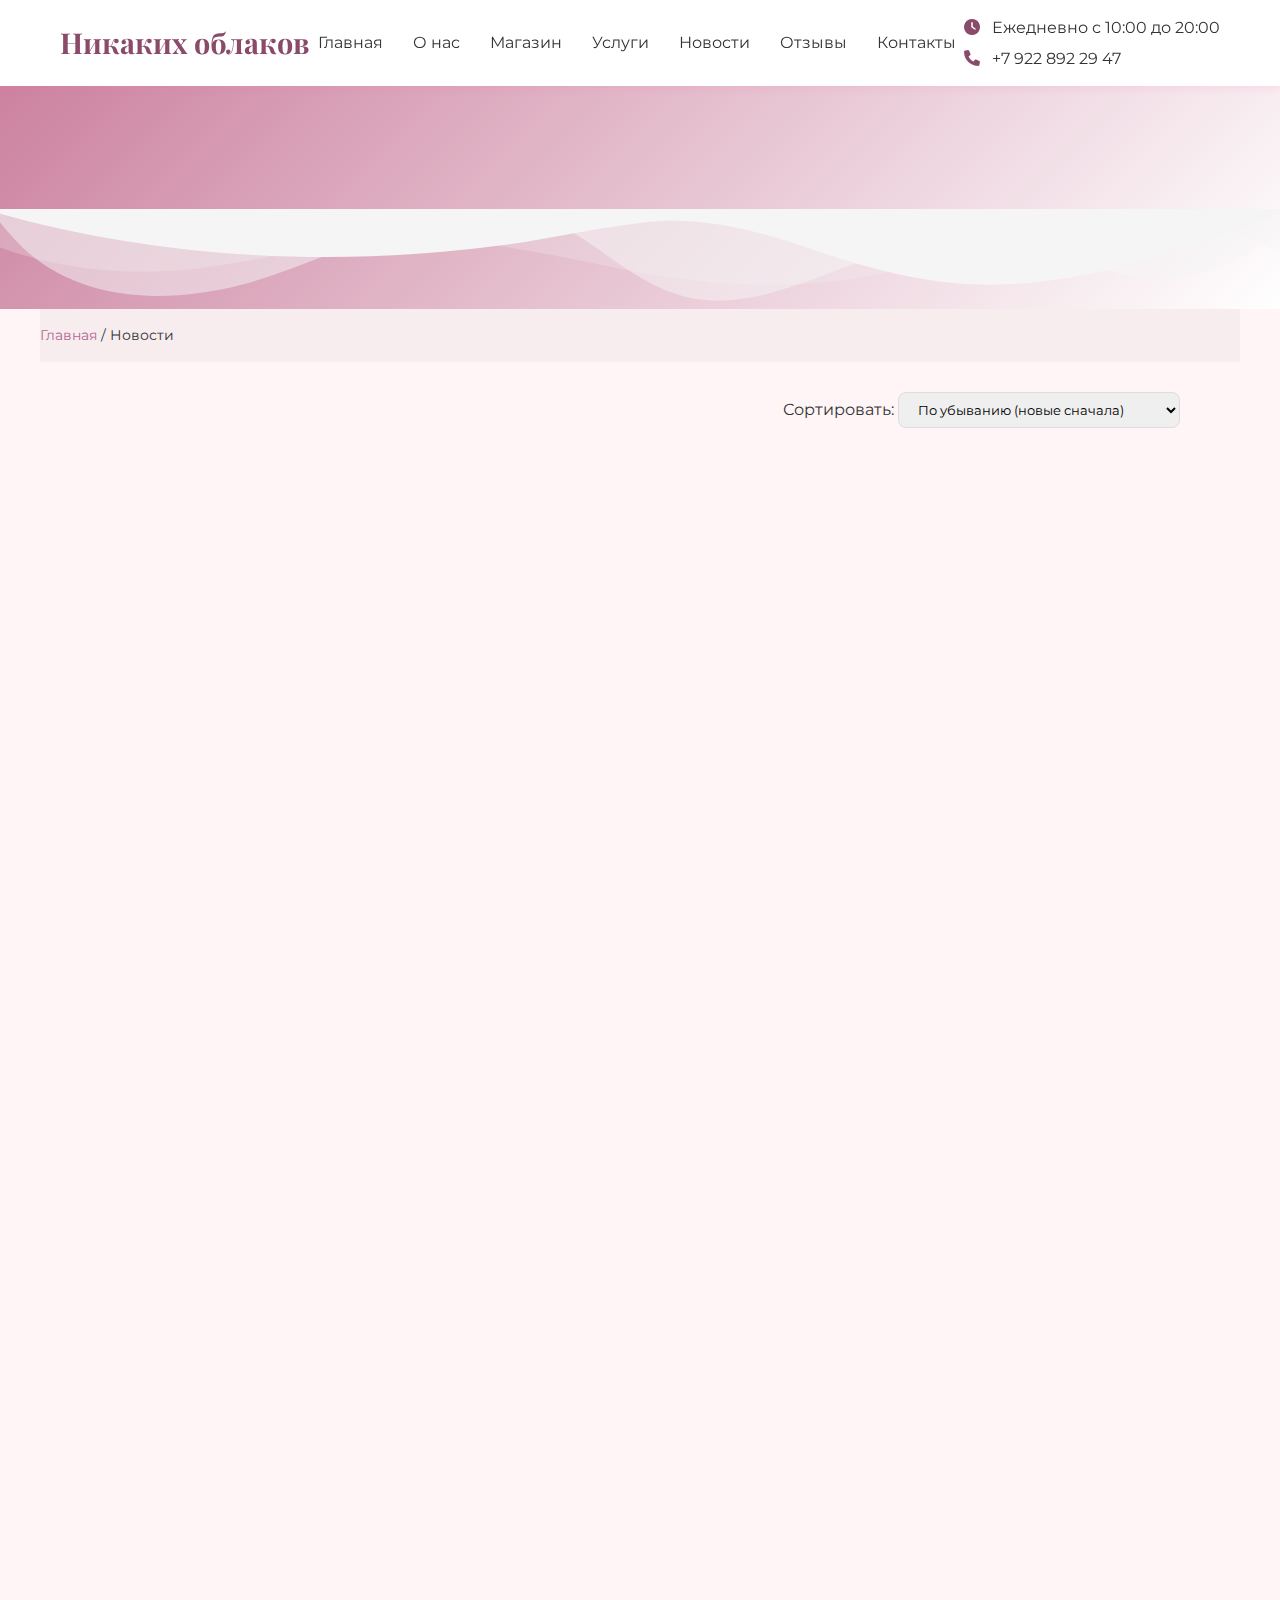
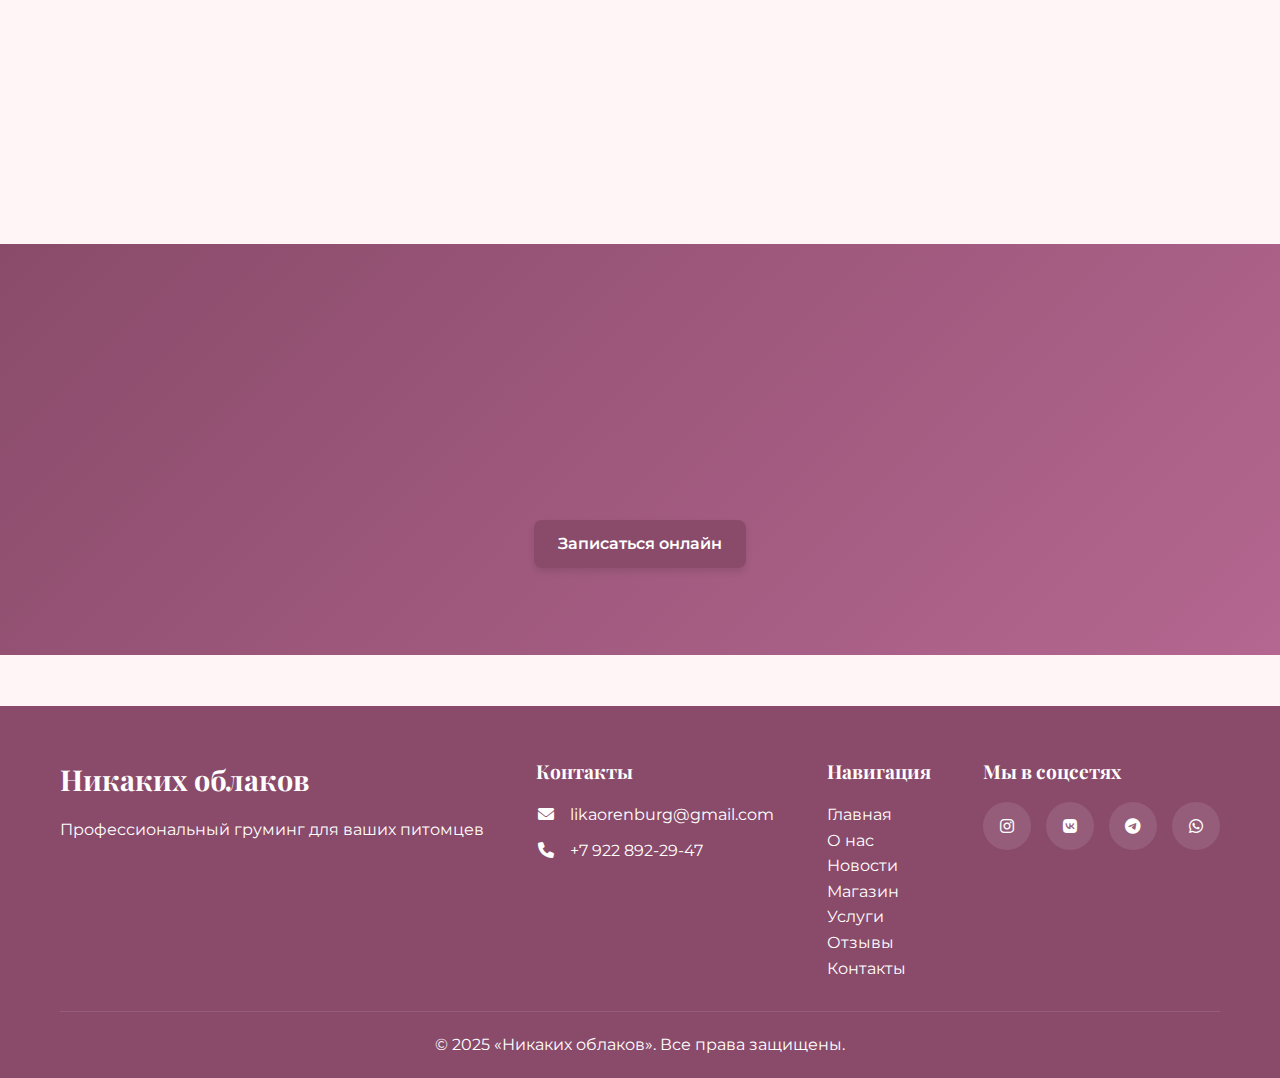
<file: novosti.html>
<!DOCTYPE html>
<html lang="ru">
<head>
    <meta charset="UTF-8">
    <meta name="viewport" content="width=device-width, initial-scale=1.0, maximum-scale=1.0, user-scalable=no">
    <title>Новости груминг-салона "Никаких облаков" | Акции и события</title>
    <meta name="description" content="Последние новости и акции груминг-салона 'Никаких облаков'. Будьте в курсе новых поступлений, специальных предложений и мероприятий.">
    <link rel="preconnect" href="https://fonts.googleapis.com">
    <link rel="preconnect" href="https://fonts.gstatic.com" crossorigin>
    <link href="https://fonts.googleapis.com/css2?family=Montserrat:wght@400;500;700&family=Playfair+Display:wght@400;700&display=swap" rel="stylesheet">
    <link rel="stylesheet" href="https://cdnjs.cloudflare.com/ajax/libs/font-awesome/6.0.0/css/all.min.css">
    <link rel="stylesheet" href="style.css">
</head>
<body>
    <!-- Мобильное меню -->
    <div class="mobile-menu-btn" aria-label="Открыть меню">
        <div class="hamburger">
            <span></span>
            <span></span>
            <span></span>
        </div>
    </div>

    <header class="header">
        <div class="container">
            <a href="index.html" class="logo-link"><h1 class="logo">Никаких облаков</h1></a>
            <nav class="navbar" aria-label="Основное меню">
                <ul class="nav-links">
                    <li><a href="index.html" class="nav-link">Главная</a></li>
                    <li><a href="about.html" class="nav-link">О нас</a></li>
                    <li><a href="shop.html" class="nav-link">Магазин</a></li>
                    <li><a href="services.html" class="nav-link">Услуги</a></li>
                    <li><a href="novosti.html" class="nav-link active">Новости</a></li>
                    <li><a href="reviews.html" class="nav-link">Отзывы</a></li>
                    <li><a href="contacts.html" class="nav-link">Контакты</a></li>
                </ul>
            </nav>
            <div class="contact-info">
                <p><i class="fas fa-clock" aria-hidden="true"></i> Ежедневно с 10:00 до 20:00</p>
                <p><i class="fas fa-phone" aria-hidden="true"></i> <a href="tel:+79228922947">+7 922 892 29 47</a></p>
            </div>
        </div>
    </header>

    <main>
        <!-- Герой секция -->
        <section class="page-hero">
            <div class="container">
                <h1 class="page-title animate-fade-up">Новости и акции</h1>
            </div>
            <div class="hero-wave"><p class="page-subtitle animate-fade-up animate-delay-100">Будьте в курсе последних событий и специальных предложений</p></div>
        </section>

        <!-- Хлебные крошки -->
        <nav class="breadcrumbs container" aria-label="Хлебные крошки">
            <a href="index.html">Главная</a> <span>/ Новости</span>
        </nav>

        <div class="news-sorting container">
            <label for="sort-news">Сортировать:</label>
            <select id="sort-news" class="sort-select" aria-label="Сортировка новостей">
                <option value="desc">По убыванию (новые сначала)</option>
                <option value="asc">По возрастанию (старые сначала)</option>
            </select>
        </div>

        <!-- Основной контент -->
        <section class="news-section" aria-label="Новости салона">
            <div class="container">
                <div class="news-grid">
                    <!-- Новость 1 -->
                    <article class="news-card animate-fade-up">
                        <div class="news-image">
                            <img src="pic/14.jpg" alt="Профессиональные средства для груминга на полках магазина" loading="lazy">
                            <div class="news-date">
                                <span class="day">15</span>
                                <span class="month">Июня</span>
                            </div>
                        </div>
                        <div class="news-content">
                            <h3>Новое поступление товаров для груминга</h3>
                            <p>Мы рады сообщить о поступлении новой партии профессиональных средств по уходу за шерстью от ведущих мировых производителей. Теперь в нашем ассортименте еще больше вариантов для ваших питомцев!</p>
                            <a href="shop.html" class="news-link">Посмотреть товары →</a>
                        </div>
                    </article>

                    <!-- Новость 2 -->
                    <article class="news-card animate-fade-up animate-delay-100">
                        <div class="news-image">
                            <img src="pic/15.jpg" alt="Собака после летней стрижки" loading="lazy">
                            <div class="news-date">
                                <span class="day">01</span>
                                <span class="month">Июня</span>
                            </div>
                        </div>
                        <div class="news-content">
                            <h3>Летняя акция "Освежающая стрижка"</h3>
                            <p>С 1 по 30 июня скидка 20% на все виды стрижек для собак. Позаботьтесь о комфорте вашего питомца в жаркую погоду с нашей профессиональной помощью!</p>
                            <a href="sign_up.html" class="news-link">Записаться на стрижку →</a>
                        </div>
                    </article>

                    <!-- Новость 3 -->
                    <article class="news-card animate-fade-up animate-delay-200">
                        <div class="news-image">
                            <img src="pic/16.jpg" alt="Мастер-класс по уходу за питомцем" loading="lazy">
                            <div class="news-date">
                                <span class="day">25</span>
                                <span class="month">Май</span>
                            </div>
                        </div>
                        <div class="news-content">
                            <h3>Мастер-класс по домашнему уходу за питомцем</h3>
                            <p>Приглашаем всех желающих на бесплатный мастер-класс по основам домашнего ухода за шерстью, когтями и ушами вашего питомца. Регистрация обязательна.</p>
                            <a href="#registration-form" class="news-link">Зарегистрироваться →</a>
                        </div>
                    </article>

                    <!-- Новость 4 -->
                    <article class="news-card animate-fade-up">
                        <div class="news-image">
                            <img src="pic/17.jpg" alt="Новый грумер Анна за работой" loading="lazy">
                            <div class="news-date">
                                <span class="day">10</span>
                                <span class="month">Май</span>
                            </div>
                        </div>
                        <div class="news-content">
                            <h3>В нашу команду вступил новый профессиональный грумер</h3>
                            <p>Мы рады представить нашего нового специалиста - Анну, которая имеет 5-летний опыт работы с различными породами собак и кошек. Теперь у нас еще больше возможностей для качественного ухода за вашими питомцами!</p>
                            <a href="services.html" class="news-link">Наши услуги →</a>
                        </div>
                    </article>
                </div>
            </div>
        </section>

        <!-- Форма регистрации на мастер-класс -->
        <section id="registration-form" class="registration-section container" style="display: none;">
            <h2>Регистрация на мастер-класс</h2>
            <form class="registration-form">
                <div class="form-group">
                    <label for="name">Ваше имя</label>
                    <input type="text" id="name" required>
                </div>
                <div class="form-group">
                    <label for="email">Email</label>
                    <input type="email" id="email" required>
                </div>
                <div class="form-group">
                    <label for="phone">Телефон</label>
                    <input type="tel" id="phone" required>
                </div>
                <div class="form-group">
                    <label for="pet">Питомец (порода, возраст)</label>
                    <input type="text" id="pet" required>
                </div>
                <button type="submit" class="btn btn-primary">Зарегистрироваться</button>
            </form>
        </section>

        <!-- CTA секция -->
        <section class="cta-section">
            <div class="container">
                <h2 class="section-title animate-fade-in">Подписаться на новости</h2>
                <p class="animate-fade-up">Получайте первыми информацию об акциях и новых услугах</p>
                <form class="subscribe-form animate-fade-up animate-delay-100">
                    <input type="email" placeholder="Ваш email" required aria-label="Ваш email">
                    <button type="submit" class="btn btn-primary">Подписаться</button>
                </form>
                <br></br>
                <div class="cta-buttons">
                    <a href="sign_up.html" class="btn btn-primary signup-button">Записаться онлайн</a>
                </div>
            </div>
        </section>
    </main>

<br></br>

    <footer class="footer">
        <div class="container">
            <div class="footer-content">
                <div class="footer-info">
                    <h3>Никаких облаков</h3>
                    <p>Профессиональный груминг для ваших питомцев</p>
                </div>
                <div class="footer-links">
                    <h4>Контакты</h4>
                    <p><i class="fas fa-envelope" aria-hidden="true"></i> <a href="mailto:likaorenburg@gmail.com">likaorenburg@gmail.com</a></p>
                    <p><i class="fas fa-phone" aria-hidden="true"></i> <a href="tel:+79228922947">+7 922 892-29-47</a></p>
                </div>
                <div class="footer-social">
                    <h4>Навигация</h4>
                        <p><a href="index.html" >Главная</a></p>
                        <p><a href="about.html" >О нас</a></p>
                        <p><a href="novosti.html" >Новости</a></p>
                        <p><a href="shop.html" >Магазин</a></p>
                        <p><a href="services.html" >Услуги</a></p>
                        <p><a href="reviews.html" >Отзывы</a></p>
                        <p><a href="contacts.html" >Контакты</a></p>
                </div>
                <div class="footer-social">
                    <h4>Мы в соцсетях</h4>
                    <div class="social-icons">
                        <a href="https://www.instagram.com/lika.llk?igsh=MXBvd2c1MWhpaTl4cw==&utm_source=ig_contact_invite" aria-label="Инстаграм"><i class="fab fa-instagram"></i></a>
                        <a href="https://vk.com/likallk" aria-label="ВКонтакте"><i class="fab fa-vk"></i></a>
                        <a href="https://t.me/likallk" aria-label="Телеграм"><i class="fab fa-telegram"></i></a>
                        <a href="https://wa.me/79228922947" aria-label="WhatsApp"><i class="fab fa-whatsapp"></i></a>
                    </div>
                </div>
            </div>
            <div class="footer-bottom">
                <p>&copy; 2025 «Никаких облаков». Все права защищены.</p>
            </div>
        </div>
    </footer>

    <!-- Кнопка "Наверх" -->
    <button class="back-to-top" title="Наверх" aria-label="Наверх">
        <i class="fas fa-arrow-up"></i>
    </button>

    <div class="loader">
        <div class="loader-spinner"></div>
    </div>

    <script>
        window.addEventListener('load', function() {
            document.querySelector('.loader').style.display = 'none';
        });

        // Сортировка новостей
        document.getElementById('sort-news').addEventListener('change', function() {
            const newsGrid = document.querySelector('.news-grid');
            const newsCards = Array.from(document.querySelectorAll('.news-card'));
            
            newsCards.reverse(); // Простое изменение порядка для демонстрации
            
            newsGrid.innerHTML = '';
            newsCards.forEach(card => newsGrid.appendChild(card));
        });

        // Показ формы регистрации при клике на ссылку
        document.querySelectorAll('.news-link').forEach(link => {
            link.addEventListener('click', function(e) {
                if (this.getAttribute('href') === '#registration-form') {
                    e.preventDefault();
                    document.getElementById('registration-form').style.display = 'block';
                    window.scrollTo({
                        top: document.getElementById('registration-form').offsetTop - 100,
                        behavior: 'smooth'
                    });
                }
            });
        });
    </script>

    <script src="script.js"></script>
</body>
</html>
</file>
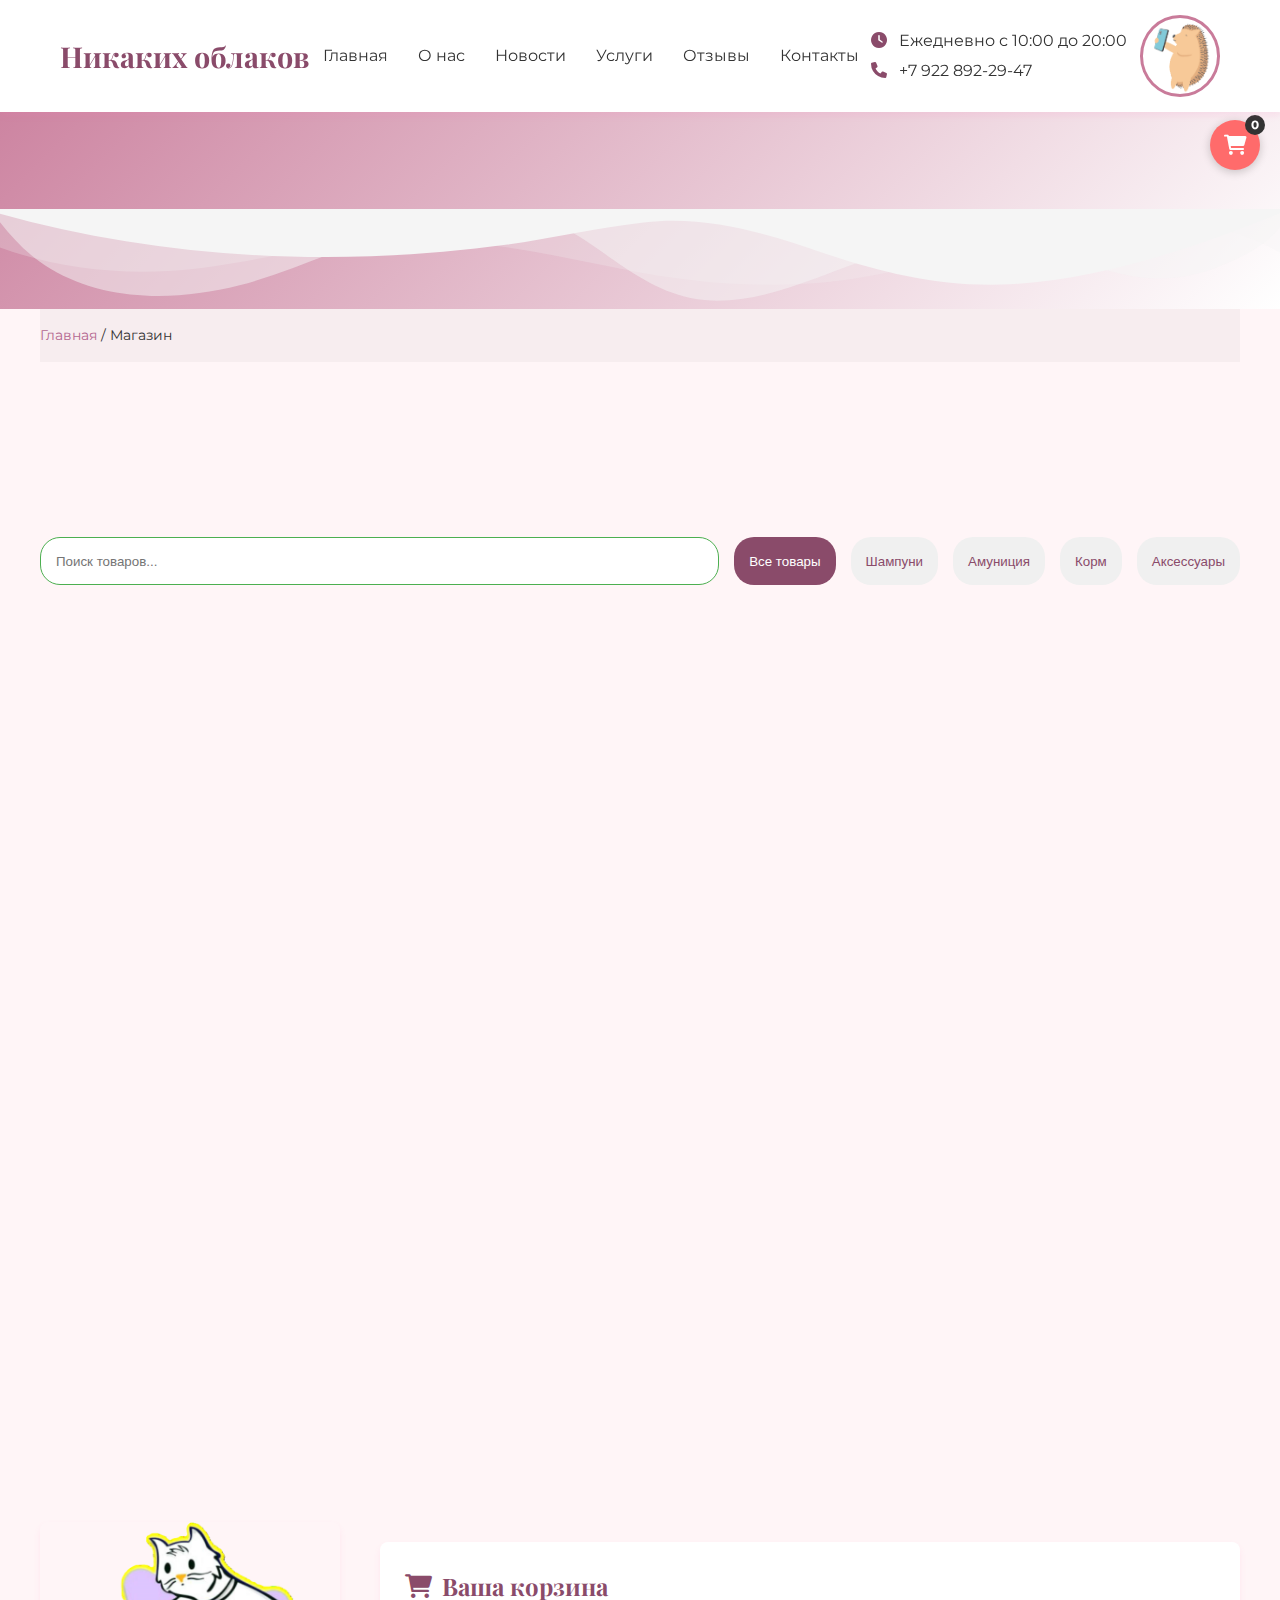
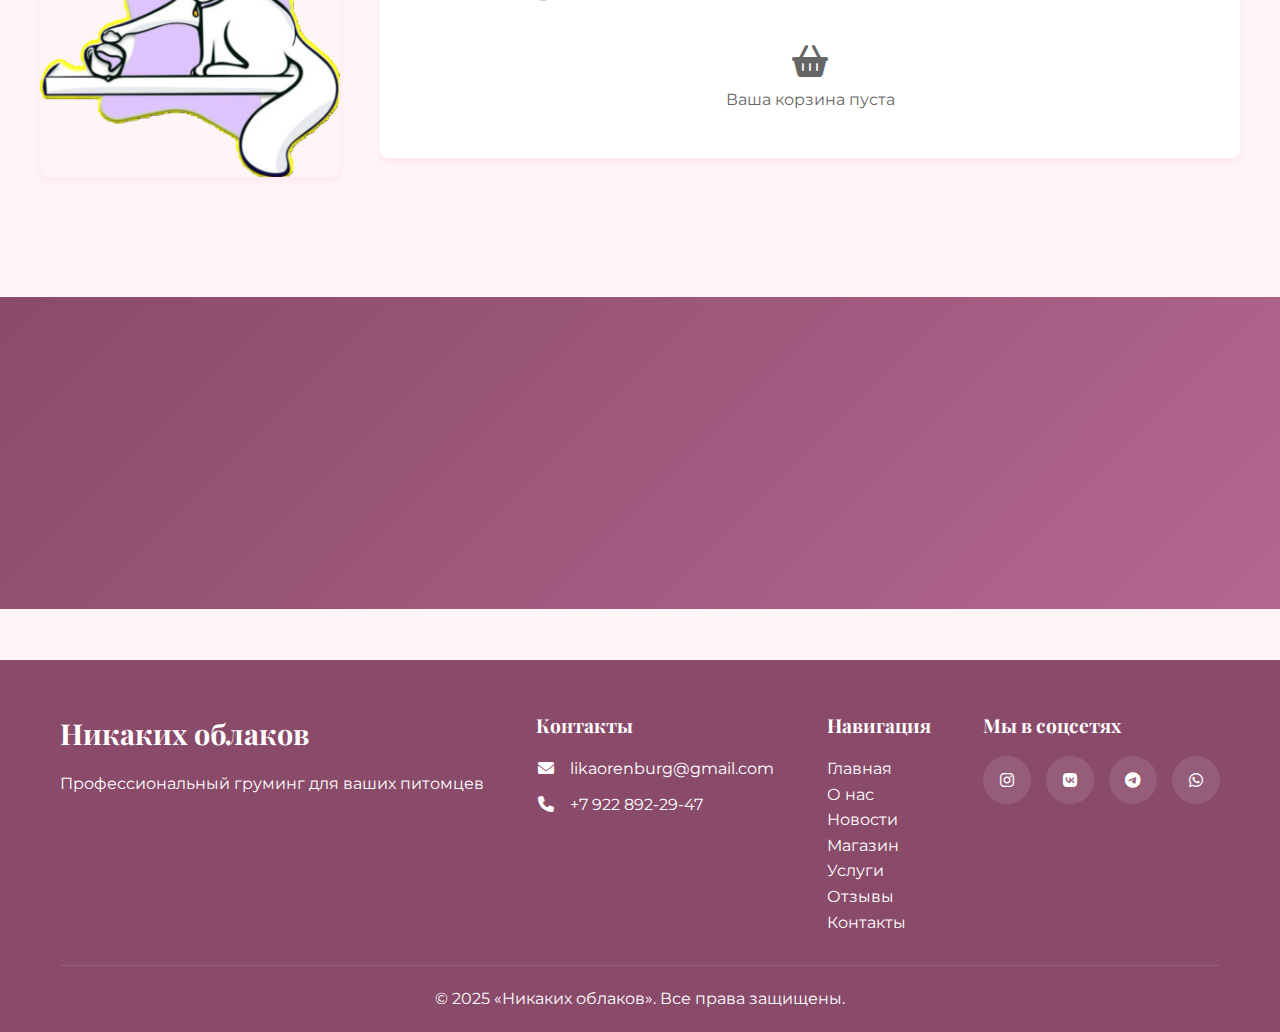
<file: shop.html>
<!DOCTYPE html>
<html lang="ru">
<head>
  <meta charset="UTF-8" />
  <meta name="viewport" content="width=device-width, initial-scale=1.0, maximum-scale=1.0, user-scalable=no">
  <title>Магазин товаров для питомцев | Никаких облаков</title>
  <link rel="stylesheet" href="style.css" />
  <link href="https://fonts.googleapis.com/css2?family=Montserrat:wght@400;500;600&family=Playfair+Display:wght@700&display=swap" rel="stylesheet">
  <link rel="stylesheet" href="https://cdnjs.cloudflare.com/ajax/libs/font-awesome/6.0.0-beta3/css/all.min.css">
  <style>
    /* Стили для круглой кнопки корзины */
    .floating-cart-btn {
      position: fixed;
      top: 120px;
      right: 20px;
      width: 50px;
      height: 50px;
      background-color: #ff6b6b;
      color: white;
      border-radius: 50%;
      display: flex;
      align-items: center;
      justify-content: center;
      font-size: 20px;
      box-shadow: 0 2px 10px rgba(0,0,0,0.2);
      z-index: 100;
      cursor: pointer;
      transition: all 0.3s ease;
      text-decoration: none;
    }
    
    .floating-cart-btn:hover {
      background-color: #ff5252;
      transform: scale(1.1);
    }
    
    .cart-badge {
      position: absolute;
      top: -5px;
      right: -5px;
      background-color: #333;
      color: white;
      border-radius: 50%;
      width: 20px;
      height: 20px;
      display: flex;
      align-items: center;
      justify-content: center;
      font-size: 12px;
      font-weight: bold;
    }
    
    /* Добавляем якорь перед корзиной */
    .cart-anchor {
      position: relative;
      top: -100px;
    }
    
    /* Стили для фильтров */
    .shop-filters {
      display: flex;
      gap: 15px;
      margin-bottom: 30px;
      flex-wrap: wrap;
    }
    
    .filter-btn {
      padding: 8px 15px;
      border-radius: 20px;
      background: #f0f0f0;
      border: none;
      cursor: pointer;
      transition: all 0.3s ease;
    }
    
    .filter-btn.active {
      background: var(--primary-color);
      color: white;
    }
    
    .search-box {
      flex: 1;
      min-width: 200px;
      padding: 8px 15px;
      border: 1px solid #ddd;
      border-radius: 20px;
    }
    
    /* Стили для товаров */
    .product-image {
      width: 100%;
      height: 200px;
      object-fit: cover;
      border-radius: var(--radius);
      margin-bottom: 15px;
      transition: transform 0.3s ease;
    }
    
    .category:hover .product-image {
      transform: scale(1.05);
    }
    
    /* Стили для корзины */
    .cart-item-remove {
      color: #ff6b6b;
      cursor: pointer;
      margin-left: 10px;
      transition: all 0.3s ease;
    }
    
    .cart-item-remove:hover {
      color: #ff0000;
      transform: scale(1.2);
    }
    
    .empty-cart {
      text-align: center;
      padding: 20px;
      color: #666;
    }
    
    /* Анимация добавления в корзину */
    @keyframes cartBounce {
      0%, 100% { transform: scale(1); }
      50% { transform: scale(1.3); }
    }
    
    .cart-animate {
      animation: cartBounce 0.5s;
    }
    
    /* Подтверждение заказа */
    .order-confirmation {
      display: none;
      background: #e8f5e9;
      padding: 15px;
      border-radius: var(--radius);
      margin-top: 20px;
      text-align: center;
      color: #2e7d32;
    }
    
    @media (max-width: 768px) {
      .floating-cart-btn {
        top: 100px;
        right: 15px;
        width: 45px;
        height: 45px;
        font-size: 18px;
      }
      
      .cart-anchor {
        top: -80px;
      }
      
      .shop-filters {
        flex-direction: column;
      }
      
      .search-box {
        width: 100%;
      }
    }
  </style>
</head>
<body class="fade-in">
 <!-- Мобильное меню -->
    <div class="mobile-menu-btn">
        <div class="hamburger">
            <span></span>
            <span></span>
            <span></span>
        </div>
    </div>

    <header class="header">
        <div class="container">
            <h1 class="logo">Никаких облаков</h1>
            <nav class="navbar">
                <ul class="nav-links">
                  <li><a href="index.html" class="nav-link">Главная</a></li>
                    <li><a href="about.html" class="nav-link">О нас</a></li>
                     <li><a href="novosti.html" class="nav-link">Новости</a></li>
                    <li><a href="services.html" class="nav-link">Услуги</a></li>
                    <li><a href="reviews.html" class="nav-link">Отзывы</a></li>
                    <li><a href="contacts.html" class="nav-link">Контакты</a></li>
                </ul>
            </nav>
            <div class="contact-info">
                <p><i class="fas fa-clock"></i> Ежедневно с 10:00 до 20:00</p>
                <p><i class="fas fa-phone" aria-hidden="true"></i> <a href="tel:+79228922947">+7 922 892-29-47</a></p>
            </div>
            <img src="pic/4.png" alt="Drawing of girl and dog" class="header-image" width="80" />
        </div>
  </header>

  <section class="page-hero">
    <div class="container">
        <h1 class="page-title animate-fade-up">Магазин товаров</h1>
    </div>
    <div class="hero-wave"><p class="page-subtitle animate-fade-up animate-delay-100">Лучшие товары для ваших питомцев по доступным ценам</p></div>
  </section>

  <!-- Хлебные крошки -->
  <div class="breadcrumbs container">
    <a href="index.html">Главная</a> <span>/ Магазин</span>
  </div>
  
  <!-- Важная информация -->
  <div class="container">
    <div class="about-text animate-fade-up">
      <h2 class="section-title">Важная информация</h2>
      <p><i class="fas fa-info-circle"></i> Забрать заказ можно только в нашем салоне</p>
      <p><i class="fas fa-money-bill-wave"></i> Оплата производится при получении в салоне</p>
      <p><i class="fas fa-truck"></i> Доставка не осуществляется - только самовывоз</p>
    </div>
  </div>
  
  <!-- Кнопка корзины -->
  <a href="#cart-anchor" class="floating-cart-btn">
    <i class="fas fa-shopping-cart"></i>
    <span id="cart-counter" class="cart-badge">0</span>
  </a>

  <section class="main-content container">
    <!-- Фильтры и поиск -->
    <div class="shop-filters">
      <input type="text" id="product-search" class="search-box" placeholder="Поиск товаров...">
      <button class="filter-btn active" data-filter="all">Все товары</button>
      <button class="filter-btn" data-filter="Шампунь">Шампуни</button>
      <button class="filter-btn" data-filter="Амуниция">Амуниция</button>
      <button class="filter-btn" data-filter="Корм">Корм</button>
      <button class="filter-btn" data-filter="Аксессуары">Аксессуары</button>
    </div>
    
    <div class="product-categories" id="products">
      <div class="category animate-fade-up" data-name="Шампунь" data-price="499" data-category="Шампунь">
        <h3>Шампунь "Нежный"</h3>
        <p>Гипоаллергенный шампунь для чувствительной кожи</p>
        <p class="price">Цена: 499 ₽</p>
        <button class="btn btn-primary" onclick="addToCart(this)">Добавить в корзину</button>
      </div>
      
      <div class="category animate-fade-up animate-delay-100" data-name="Амуниция" data-price="1299" data-category="Амуниция">
        <h3>Амуниция "Комфорт"</h3>
        <p>Набор из ошейника и поводка</p>
        <p class="price">Цена: 1 299 ₽</p>
        <button class="btn btn-primary" onclick="addToCart(this)">Добавить в корзину</button>
      </div>
      
      <div class="category animate-fade-up animate-delay-200" data-name="Корм" data-price="1799" data-category="Корм">
        <h3>Корм "Премиум"</h3>
        <p>Сбалансированное питание для взрослых собак</p>
        <p class="price">Цена: 1 799 ₽</p>
        <button class="btn btn-primary" onclick="addToCart(this)">Добавить в корзину</button>
      </div>
      
      <div class="category animate-fade-up" data-name="Лакомство" data-price="599" data-category="Аксессуары">
        <h3>Лакомство "Вкусняшки"</h3>
        <p>Полезное поощрение для дрессировки</p>
        <p class="price">Цена: 599 ₽</p>
        <button class="btn btn-primary" onclick="addToCart(this)">Добавить в корзину</button>
      </div>
      
      <div class="category animate-fade-up animate-delay-100" data-name="Лежанка" data-price="2499" data-category="Аксессуары">
        <h3>Лежанка "Уютный Домик"</h3>
        <p>Мягкое место для сна с бортиками</p>
        <p class="price">Цена: 2 499 ₽</p>
        <button class="btn btn-primary" onclick="addToCart(this)">Добавить в корзину</button>
      </div>
      
      <div class="category animate-fade-up animate-delay-200" data-name="Автокормушка" data-price="1899" data-category="Аксессуары">
        <h3>Миска "Автокормушка"</h3>
        <p>Автоматическая подача корма по расписанию</p>
        <p class="price">Цена: 1 899 ₽</p>
        <button class="btn btn-primary" onclick="addToCart(this)">Добавить в корзину</button>
      </div>
      
      <div class="category animate-fade-up" data-name="Ошейник" data-price="799" data-category="Амуниция">
        <h3>Ошейник "Светоотражающий"</h3>
        <p>Безопасность в темное время суток</p>
        <p class="price">Цена: 799 ₽</p>
        <button class="btn btn-primary" onclick="addToCart(this)">Добавить в корзину</button>
      </div>
      
      <div class="category animate-fade-up animate-delay-100" data-name="Переноска" data-price="3199" data-category="Аксессуары">
        <h3>Переноска "Комфорт"</h3>
        <p>Надёжная переноска для путешествий</p>
        <p class="price">Цена: 3 199 ₽</p>
        <button class="btn btn-primary" onclick="addToCart(this)">Добавить в корзину</button>
      </div>
      
      <div class="category animate-fade-up animate-delay-200" data-name="Щетка" data-price="999" data-category="Аксессуары">
        <h3>Щетка "Блеск"</h3>
        <p>Профессиональная щетка для ухода за шерстью</p>
        <p class="price">Цена: 999 ₽</p>
        <button class="btn btn-primary" onclick="addToCart(this)">Добавить в корзину</button>
      </div>
    </div>

    <!-- Якорь для точной прокрутки -->
    <div id="cart-anchor" class="cart-anchor"></div>
    
    <div class="cart-section">
      <img src="pic/2.png" alt="Drawing of girl and dog" class="cart-image" width="300"/>
      
      <div id="cart" class="cart-box">
        <h2><i class="fas fa-shopping-cart"></i> Ваша корзина</h2>
        <div id="cart-empty" class="empty-cart">
          <i class="fas fa-shopping-basket" style="font-size: 2rem; margin-bottom: 10px;"></i>
          <p>Ваша корзина пуста</p>
        </div>
        <ul id="cart-items" class="cart-items" style="display: none;"></ul>
        <p class="total" style="display: none;"><strong>Сумма заказа: <span id="total">0</span> ₽</strong></p>
        <div id="order-form-container" class="order-form-container" style="display: none;">
          <h2 class="section-title">Оформить заказ</h2>
          <form id="order-form" class="appointment-form" action="https://formspree.io/f/xjkwowkn" method="POST">
            <div class="form-group">
              <label for="name">Ваше имя:</label>
              <input type="text" id="name" name="name" required>
            </div>
            <div class="form-group">
              <label for="phone">Ваш телефон:</label>
              <input type="tel" id="phone" name="phone" required>
            </div>
            <div class="form-group">
              <label for="email">Ваш Email:</label>
              <input type="email" id="email" name="email" required>
            </div>
            <input type="hidden" name="cart" id="cart-hidden">
            <input type="hidden" name="total" id="total-hidden">
            <button type="submit" class="btn btn-primary btn-block">Отправить заказ</button>
          </form>
          <div id="order-confirmation" class="order-confirmation">
            <i class="fas fa-check-circle"></i> Спасибо! Ваш заказ оформлен. Мы свяжемся с вами для подтверждения.
          </div>
        </div>
      </div>
    </div>
  </section>

  <!-- CTA секция -->
  <section class="cta-section">
    <div class="container">
      <h2 class="section-title animate-fade-in">Остались вопросы?</h2>
      <p class="animate-fade-up">Звоните нам или приходите в салон для консультации</p>
      <a href="contacts.html" class="btn btn-primary animate-fade-up animate-delay-100">Контакты</a>
    </div>
  </section>
<br></br>
  <footer class="footer">
    <div class="container">
      <div class="footer-content">
        <div class="footer-info">
          <h3>Никаких облаков</h3>
          <p>Профессиональный груминг для ваших питомцев</p>
        </div>
        <div class="footer-links">
          <h4>Контакты</h4>
          <p><i class="fas fa-envelope" aria-hidden="true"></i> <a href="mailto:likaorenburg@gmail.com">likaorenburg@gmail.com</a></p>
          <p><i class="fas fa-phone" aria-hidden="true"></i> <a href="tel:+79228922947">+7 922 892-29-47</a></p>
        </div>
        <div class="footer-social">
          <h4>Навигация</h4>
          <p><a href="index.html">Главная</a></p>
          <p><a href="about.html">О нас</a></p>
          <p><a href="novosti.html">Новости</a></p>
          <p><a href="shop.html">Магазин</a></p>
          <p><a href="services.html">Услуги</a></p>
          <p><a href="reviews.html">Отзывы</a></p>
          <p><a href="contacts.html">Контакты</a></p>
        </div>
        <div class="footer-social">
          <h4>Мы в соцсетях</h4>
          <div class="social-icons">
            <a href="https://www.instagram.com/lika.llk?igsh=MXBvd2c1MWhpaTl4cw==&utm_source=ig_contact_invite" aria-label="Инстаграм"><i class="fab fa-instagram"></i></a>
            <a href="https://vk.com/likallk" aria-label="ВКонтакте"><i class="fab fa-vk"></i></a>
            <a href="https://t.me/likallk" aria-label="Телеграм"><i class="fab fa-telegram"></i></a>
            <a href="https://wa.me/79228922947" aria-label="WhatsApp"><i class="fab fa-whatsapp"></i></a>
          </div>
        </div>
      </div>
      <div class="footer-bottom">
        <p>&copy; 2025 «Никаких облаков». Все права защищены.</p>
      </div>
    </div>
  </footer>

  <!-- Кнопка "Наверх" -->
  <div class="back-to-top" title="Наверх">
    <i class="fas fa-arrow-up"></i>
  </div>

  <script src="script.js"></script>

  <script>
    let cartItems = JSON.parse(localStorage.getItem('cartItems')) || [];
    
    // Инициализация при загрузке
    document.addEventListener('DOMContentLoaded', function() {
      renderCart();
      updateCartCounter();
      setupFilters();
      
      // Восстановление состояния формы после отправки
      if (localStorage.getItem('orderSubmitted')) {
        document.getElementById('order-confirmation').style.display = 'block';
        document.getElementById('order-form').style.display = 'none';
        localStorage.removeItem('orderSubmitted');
      }
    });
    
    // Добавление в корзину
    function addToCart(button) {
      const item = button.closest('.category');
      const name = item.dataset.name;
      const price = parseInt(item.dataset.price);
      const category = item.dataset.category;
      
      // Проверяем, есть ли уже такой товар в корзине
      const existingItem = cartItems.find(item => item.name === name);
      
      if (existingItem) {
        existingItem.quantity += 1;
      } else {
        cartItems.push({ 
          name, 
          price, 
          category,
          quantity: 1 
        });
      }
      
      saveCart();
      renderCart();
      updateCartCounter();
      
      // Анимация кнопки корзины
      const cartBtn = document.querySelector('.floating-cart-btn');
      cartBtn.classList.add('cart-animate');
      setTimeout(() => {
        cartBtn.classList.remove('cart-animate');
      }, 500);
      
      // Анимация кнопки добавления
      button.classList.add('animate-scale');
      setTimeout(() => {
        button.classList.remove('animate-scale');
      }, 600);
      
      // Плавная прокрутка к корзине
      setTimeout(() => {
        const anchor = document.getElementById('cart-anchor');
        window.scrollTo({
          top: anchor.offsetTop - 100,
          behavior: 'smooth'
        });
      }, 300);
    }
    
    // Удаление из корзины
    function removeFromCart(index) {
      cartItems.splice(index, 1);
      saveCart();
      renderCart();
      updateCartCounter();
    }
    
    // Сохранение корзины в localStorage
    function saveCart() {
      localStorage.setItem('cartItems', JSON.stringify(cartItems));
    }
    
    // Отрисовка корзины
    function renderCart() {
      const cartList = document.getElementById('cart-items');
      const emptyCart = document.getElementById('cart-empty');
      const orderForm = document.getElementById('order-form-container');
      const totalElement = document.querySelector('.total');
      
      cartList.innerHTML = '';
      let total = 0;
      let totalItems = 0;
      
      if (cartItems.length === 0) {
        emptyCart.style.display = 'block';
        cartList.style.display = 'none';
        orderForm.style.display = 'none';
        totalElement.style.display = 'none';
      } else {
        emptyCart.style.display = 'none';
        cartList.style.display = 'block';
        orderForm.style.display = 'block';
        totalElement.style.display = 'block';
        
        cartItems.forEach((item, index) => {
          const li = document.createElement('li');
          li.innerHTML = `
            <span class="item-name">${item.name} (${item.quantity} шт.)</span> 
            <span class="item-price">${item.price * item.quantity} ₽</span>
            <i class="fas fa-times cart-item-remove" onclick="removeFromCart(${index})"></i>
          `;
          cartList.appendChild(li);
          total += item.price * item.quantity;
          totalItems += item.quantity;
        });
      }
      
      document.getElementById('total').textContent = total;
      document.getElementById('total-hidden').value = total;
      document.getElementById('cart-hidden').value = JSON.stringify(cartItems);
      document.getElementById('cart-counter').textContent = totalItems;
    }
    
    // Обновление счетчика корзины
    function updateCartCounter() {
      const totalItems = cartItems.reduce((sum, item) => sum + item.quantity, 0);
      document.getElementById('cart-counter').textContent = totalItems;
      
      // Анимация при изменении количества
      if (totalItems > 0) {
        const counter = document.getElementById('cart-counter');
        counter.classList.add('cart-animate');
        setTimeout(() => {
          counter.classList.remove('cart-animate');
        }, 300);
      }
    }
    
    // Настройка фильтров
    function setupFilters() {
      const filterBtns = document.querySelectorAll('.filter-btn');
      const searchInput = document.getElementById('product-search');
      
      // Фильтрация по категориям
      filterBtns.forEach(btn => {
        btn.addEventListener('click', function() {
          filterBtns.forEach(b => b.classList.remove('active'));
          this.classList.add('active');
          
          const filter = this.dataset.filter;
          filterProducts(filter);
        });
      });
      
      // Поиск по названию
      searchInput.addEventListener('input', function() {
        const searchTerm = this.value.toLowerCase();
        filterProducts('all', searchTerm);
      });
    }
    
    // Фильтрация товаров
    function filterProducts(category, searchTerm = '') {
      const products = document.querySelectorAll('.category');
      
      products.forEach(product => {
        const productCategory = product.dataset.category;
        const productName = product.dataset.name.toLowerCase();
        const productText = product.textContent.toLowerCase();
        
        const categoryMatch = category === 'all' || productCategory === category;
        const searchMatch = searchTerm === '' || 
                          productName.includes(searchTerm) || 
                          productText.includes(searchTerm);
        
        if (categoryMatch && searchMatch) {
          product.style.display = 'block';
        } else {
          product.style.display = 'none';
        }
      });
    }
    
    // Обработка формы заказа
    document.getElementById('order-form').addEventListener('submit', function(e) {
      e.preventDefault();
      
      // Простая валидация
      const name = document.getElementById('name').value.trim();
      const phone = document.getElementById('phone').value.trim();
      const email = document.getElementById('email').value.trim();
      
      if (!name || !phone || !email) {
        alert('Пожалуйста, заполните все обязательные поля');
        return;
      }
      
      // Отправка формы
      fetch(this.action, {
        method: 'POST',
        body: new FormData(this),
        headers: {
          'Accept': 'application/json'
        }
      })
      .then(response => {
        if (response.ok) {
          // Очистка корзины после успешной отправки
          cartItems = [];
          saveCart();
          renderCart();
          updateCartCounter();
          
          // Показ сообщения об успехе
          document.getElementById('order-confirmation').style.display = 'block';
          document.getElementById('order-form').style.display = 'none';
          
          // Сохранение состояния для обновления страницы
          localStorage.setItem('orderSubmitted', 'true');
          
          // Сброс формы
          this.reset();
        } else {
          throw new Error('Ошибка при отправке формы');
        }
      })
      .catch(error => {
        alert('Произошла ошибка при отправке заказа. Пожалуйста, попробуйте позже или свяжитесь с нами по телефону.');
        console.error(error);
      });
    });
    
    // Плавная прокрутка к корзине
    document.querySelector('.floating-cart-btn').addEventListener('click', function(e) {
      e.preventDefault();
      const anchor = document.getElementById('cart-anchor');
      window.scrollTo({
        top: anchor.offsetTop - 100,
        behavior: 'smooth'
      });
    });
  </script>

  <div class="loader">
    <div class="loader-spinner"></div>
  </div>

  <script>
    window.addEventListener('load', function() {
      document.querySelector('.loader').style.display = 'none';
    });
  </script>
</body>
</html>
</file>
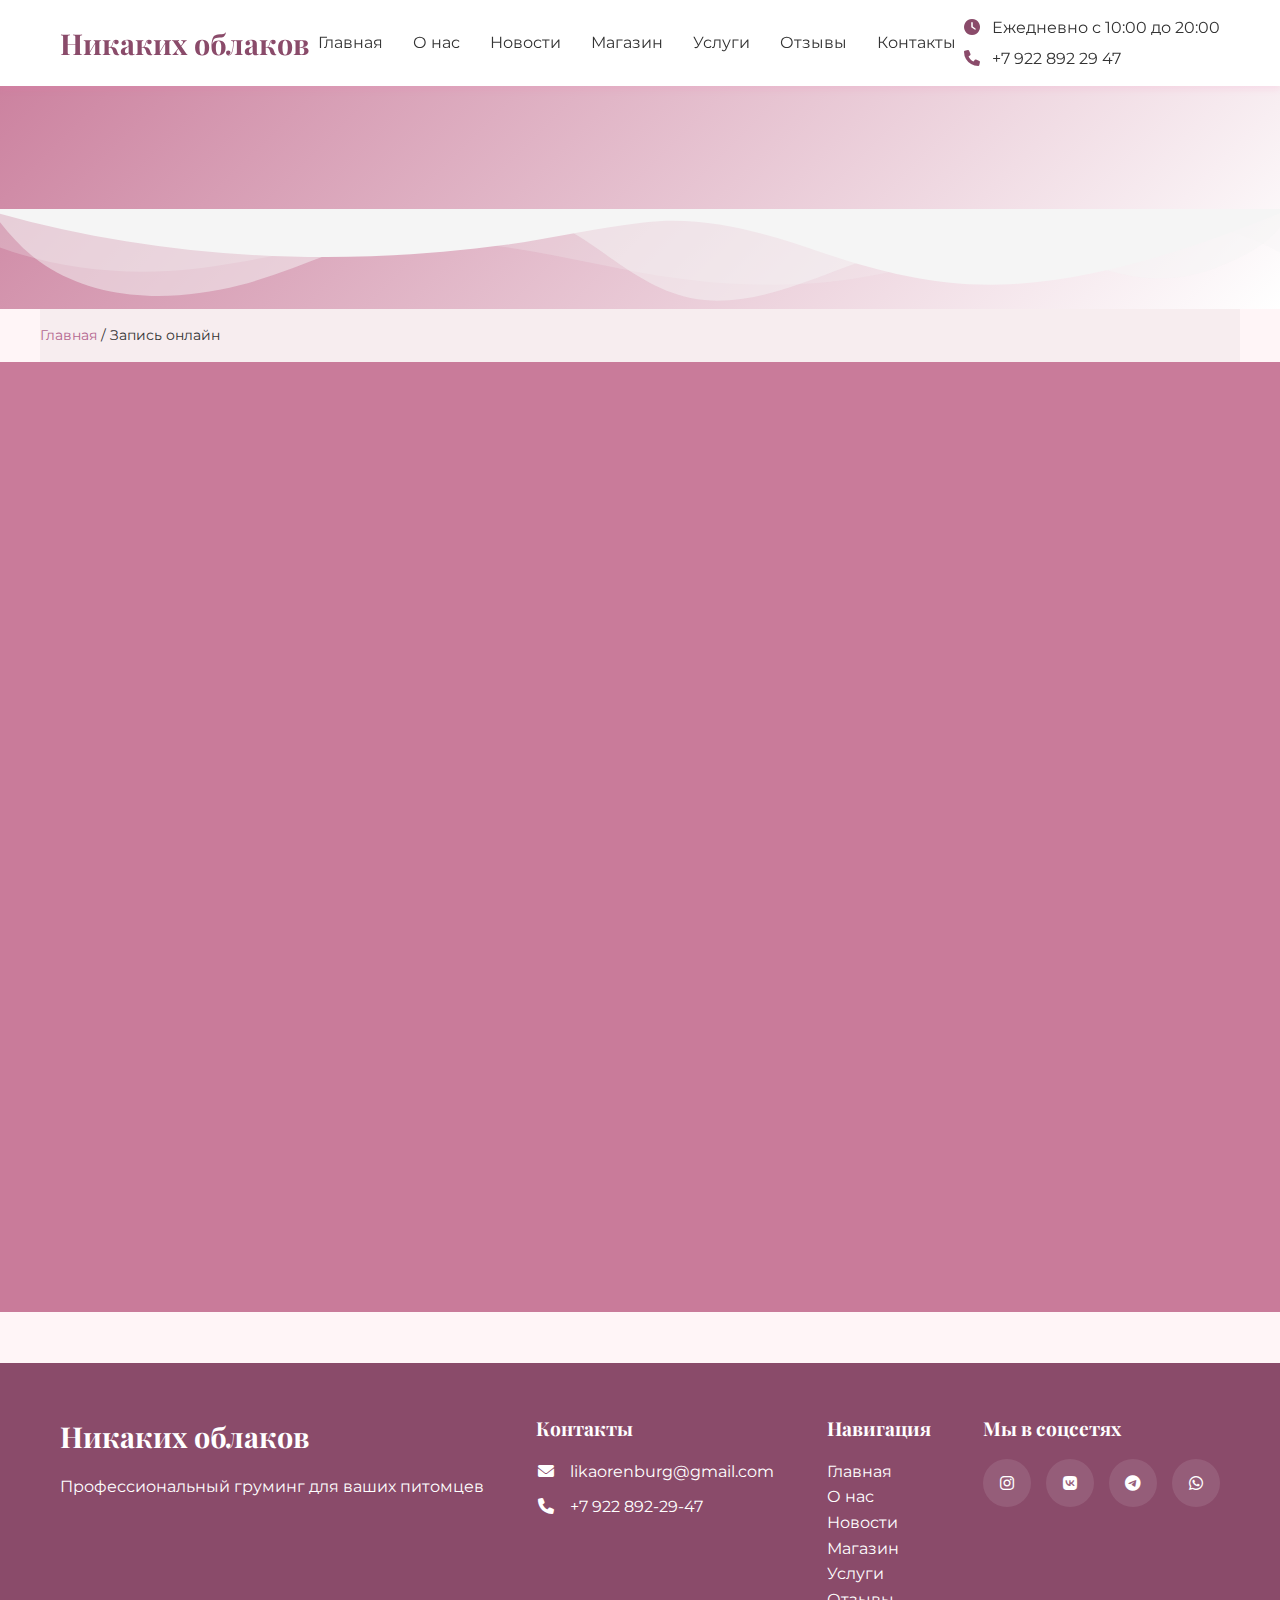
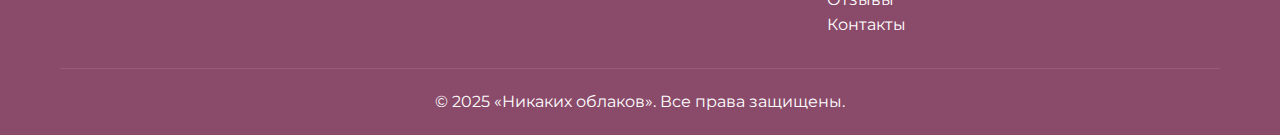
<file: sign_up.html>
<!DOCTYPE html>
<html lang="ru">
<head>
    <meta charset="UTF-8">
    <meta name="viewport" content="width=device-width, initial-scale=1.0, maximum-scale=1.0, user-scalable=no">
    <title>Запись на услуги | Никаких облаков - профессиональный груминг</title>
    <meta name="description" content="Запишитесь на профессиональный груминг для вашего питомца. Стрижки, вычесывание, спа-процедуры и другие услуги.">
    <link rel="preconnect" href="https://fonts.googleapis.com">
    <link rel="preconnect" href="https://fonts.gstatic.com" crossorigin>
    <link href="https://fonts.googleapis.com/css2?family=Montserrat:wght@400;500;700&family=Playfair+Display:wght@400;700&display=swap" rel="stylesheet">
    <link rel="stylesheet" href="https://cdnjs.cloudflare.com/ajax/libs/font-awesome/6.0.0/css/all.min.css">
    <link rel="stylesheet" href="style.css">
</head>
<body class="fade-in">
    <!-- Мобильное меню -->
    <div class="mobile-menu-btn">
        <div class="hamburger">
            <span></span>
            <span></span>
            <span></span>
        </div>
    </div>

    <header class="header">
        <div class="container">
            <h1 class="logo">Никаких облаков</h1>
            <nav class="navbar">
                <ul class="nav-links">
                    <li><a href="index.html" class="nav-link">Главная</a></li>
                    <li><a href="about.html" class="nav-link">О нас</a></li>
                     <li><a href="novosti.html" class="nav-link">Новости</a></li>
                    <li><a href="shop.html" class="nav-link">Магазин</a></li>
                    <li><a href="services.html" class="nav-link">Услуги</a></li>
                    <li><a href="reviews.html" class="nav-link">Отзывы</a></li>
                    <li><a href="contacts.html" class="nav-link">Контакты</a></li>
                </ul>
            </nav>
            <div class="contact-info">
                <p><i class="fas fa-clock"></i> Ежедневно с 10:00 до 20:00</p>
                <p><i class="fas fa-phone" aria-hidden="true"></i> <a href="tel:+79228922947">+7 922 892 29 47</a></p>
            </div>
        </div>
    </header>

    <main>
        <!-- Герой секция -->

        <section class="page-hero">
            <div class="container">
                <h1 class="page-title animate-fade-up">Запись на услуги</h1>
            </div>
            <div class="hero-wave"><p class="page-subtitle animate-fade-up animate-delay-100">Профессиональный уход для ваших питомцев</p></div>
        </section>

<!-- Хлебные крошки -->
        <div class="breadcrumbs container">
            <a href="index.html">Главная</a> <span>/ Запись онлайн</span>
        </div>

        <!-- Форма записи -->
        <section class="appointment-section">
            <div class="container">
                <div class="appointment-form animate-fade-up">
                    <form action="https://formspree.io/f/xjkwowkn" method="post">
                        <div class="form-group">
                            <label for="name">Ваше имя:</label>
                            <input type="text" id="name" name="name" required>
                        </div>
                        <br>
                        <div class="form-group">
                            <label for="phone">Ваш телефон:</label>
                            <input type="tel" id="phone" name="phone" pattern="[0-9]{11}" maxlength="11" required
                                title="Пожалуйста, введите 11 цифр номера телефона (например: 79228922947)">
                            <small class="form-hint">Формат: 79228922947 (11 цифр без пробелов и скобок)</small>
                        </div>
                        <br>
                        <div class="form-group">
                            <label for="pet_name">Имя питомца:</label>
                            <input type="text" id="pet_name" name="pet_name" required>
                        </div>
                        <br>
                        <div class="form-group" id="services-container">
                            <label>Выберите услуги:</label>
                            <div class="service-row">
                                <select name="service" class="service-select" required>
                                    <option value="" disabled selected>-- Выберите услугу --</option>
                                    <option value="grooming" data-price="2499">Стрижка небольших собак (2,499 ₽)</option>
                                    <option value="grooming" data-price="2899">Стрижка средних собак (2,899 ₽)</option>
                                    <option value="grooming" data-price="3299">Стрижка крупных собак (3,299 ₽)</option>
                                    <option value="bathing" data-price="1799">Вычесывание небольших (1,799 ₽)</option>
                                    <option value="bathing" data-price="2299">Вычесывание средних (2,299 ₽)</option>
                                    <option value="bathing" data-price="2599">Вычесывание крупных (2,599 ₽)</option>
                                    <option value="nails" data-price="999">Подстригание когтей для кошек (999 ₽)</option>
                                    <option value="nails" data-price="1399">Подстригание когтей для собак(1,399 ₽)</option>
                                    <option value="other" data-price="3499">Экспресс-линька для кошек (3,499 ₽)</option>
                                    <option value="other" data-price="4499">Экспресс-линька для собак (4,499 ₽)</option>
                                    <option value="spa" data-price="1399">Спа-процедуры для кошек (1,399 ₽)</option>
                                    <option value="spa" data-price="1399">Спа-процедуры для собак (2,399 ₽)</option>
                                    <option value="truki" data-price="2999">Дрессировка трюкам для кошек (2,999 ₽)</option>
                                    <option value="truki" data-price="3999">Дрессировка трюкам для собак (3,999 ₽)</option>
                                    <option value="stilist" data-price="6799">Персональный стилист (6,799 ₽)</option>
                                </select>
                                <button type="button" class="btn btn-secondary remove-btn"><i class="fas fa-minus"></i></button>
                            </div>
                        </div>
                        
                        <button type="button" id="add-service-btn" class="btn btn-secondary">
                            <i class="fas fa-plus"></i> Добавить услугу
                        </button>
                        
                        <div class="total-section">
                            <p>Итого: <strong><span id="total-price">0</span> ₽</strong></p>
                        </div>
                        
                        <button type="submit" class="btn btn-primary btn-block">
                            <i class="fas fa-paper-plane"></i> Отправить заявку
                        </button>
                    </form>
                </div>
            </div>
        </section>
    </main>

<br></br>

    <footer class="footer">
        <div class="container">
            <div class="footer-content">
                <div class="footer-info">
                    <h3>Никаких облаков</h3>
                    <p>Профессиональный груминг для ваших питомцев</p>
                </div>
                <div class="footer-links">
                    <h4>Контакты</h4>
                    <p><i class="fas fa-envelope" aria-hidden="true"></i> <a href="mailto:likaorenburg@gmail.com">likaorenburg@gmail.com</a></p>
                    <p><i class="fas fa-phone" aria-hidden="true"></i> <a href="tel:+79228922947">+7 922 892-29-47</a></p>
                </div>
                <div class="footer-social">
                    <h4>Навигация</h4>
                        <p><a href="index.html" >Главная</a></p>
                        <p><a href="about.html" >О нас</a></p>
                        <p><a href="novosti.html" >Новости</a></p>
                        <p><a href="shop.html" >Магазин</a></p>
                        <p><a href="services.html" >Услуги</a></p>
                        <p><a href="reviews.html" >Отзывы</a></p>
                        <p><a href="contacts.html" >Контакты</a></p>
                </div>
                <div class="footer-social">
                    <h4>Мы в соцсетях</h4>
                    <div class="social-icons">
                        <a href="https://www.instagram.com/lika.llk?igsh=MXBvd2c1MWhpaTl4cw==&utm_source=ig_contact_invite" aria-label="Инстаграм"><i class="fab fa-instagram"></i></a>
                        <a href="https://vk.com/likallk" aria-label="ВКонтакте"><i class="fab fa-vk"></i></a>
                        <a href="https://t.me/likallk" aria-label="Телеграм"><i class="fab fa-telegram"></i></a>
                        <a href="https://wa.me/79228922947" aria-label="WhatsApp"><i class="fab fa-whatsapp"></i></a>
                    </div>
                </div>
            </div>
            <div class="footer-bottom">
                <p>&copy; 2025 «Никаких облаков». Все права защищены.</p>
            </div>
        </div>
    </footer>

    <!-- Кнопка "Наверх" -->
    <div class="back-to-top" title="Наверх">
        <i class="fas fa-arrow-up"></i>
    </div>

    <script src="script.js"></script>


    <script>
        document.addEventListener('DOMContentLoaded', function () {
            const container = document.getElementById('services-container');
            const addBtn = document.getElementById('add-service-btn');
            
           function createServiceRow() {
    const row = document.createElement('div');
    row.className = 'service-row';
    row.innerHTML = `
        <select name="service" class="service-select" required>
            <option value="" disabled selected>-- Выберите услугу --</option>
            <option value="grooming" data-price="2499">Стрижка небольших собак (2,499 ₽)</option>
            <option value="grooming" data-price="2899">Стрижка средних собак (2,899 ₽)</option>
            <option value="grooming" data-price="3299">Стрижка крупных собак (3,299 ₽)</option>
            <option value="bathing" data-price="1799">Вычесывание небольших (1,799 ₽)</option>
            <option value="bathing" data-price="2299">Вычесывание средних (2,299 ₽)</option>
            <option value="bathing" data-price="2599">Вычесывание крупных (2,599 ₽)</option>
            <option value="nails" data-price="999">Подстригание когтей для кошек (999 ₽)</option>
            <option value="nails" data-price="1399">Подстригание когтей для собак(1,399 ₽)</option>
            <option value="other" data-price="3499">Экспресс-линька для кошек (3,499 ₽)</option>
            <option value="other" data-price="4499">Экспресс-линька для собак (4,499 ₽)</option>
            <option value="spa" data-price="1399">Спа-процедуры для кошек (1,399 ₽)</option>
            <option value="spa" data-price="1399">Спа-процедуры для собак (2,399 ₽)</option>
            <option value="truki" data-price="2999">Дрессировка трюкам для кошек (2,999 ₽)</option>
            <option value="truki" data-price="3999">Дрессировка трюкам для собак (3,999 ₽)</option>
            <option value="stilist" data-price="6799">Персональный стилист (6,799 ₽)</option>
        </select>
        <button type="button" class="btn btn-secondary remove-btn"><i class="fas fa-minus"></i></button>
    `;
    return row;
}
            
            // Добавление новой услуги
            addBtn.addEventListener('click', function () {
                const newRow = createServiceRow();
                container.appendChild(newRow);
                calculateTotal();
            });
            
            // Удаление услуги
            container.addEventListener('click', function (e) {
                if (e.target.classList.contains('remove-btn') || e.target.closest('.remove-btn')) {
                    const rows = container.querySelectorAll('.service-row');
                    if (rows.length > 1) {
                        e.target.closest('.service-row').remove();
                        calculateTotal();
                    } else {
                        alert('Должна остаться хотя бы одна услуга.');
                    }
                }
            });
            
            // Пересчет суммы при изменении выбора
            container.addEventListener('change', function (e) {
                if (e.target.matches('.service-select')) {
                    calculateTotal();
                }
            });
            
            // Функция расчета общей суммы
            function calculateTotal() {
                let sum = 0;
                const selects = container.querySelectorAll('.service-select');
                selects.forEach(sel => {
                    const price = parseInt(sel.selectedOptions[0]?.dataset.price, 10) || 0;
                    sum += price;
                });
                document.getElementById('total-price').textContent = sum.toLocaleString('ru-RU');
            }
            
            // Инициализация расчета
            calculateTotal();
        });
    </script>

    <div class="loader">
    <div class="loader-spinner"></div>
</div>

<script>
    window.addEventListener('load', function() {
        document.querySelector('.loader').style.display = 'none';
    });
</script>

</body>
</html>
</file>
<file: style.css>
@import url('https://fonts.googleapis.com/css2?family=Montserrat:wght@400;500;600;700&family=Playfair+Display:wght@700&display=swap');
/* Базовые стили и переменные */
:root {
    --primary-color: #8a4b6a; /* Ярко-розовый */
    --secondary-color: #b46790; /* Глубокий розовый */
    --accent-color: #c97b9a;   /* Мягкий розовый */
    --text-color: #333;
    --light-text: #fff;
    --bg-color: #fff5f7; /* Очень светлый розовый фон */
    --dark-bg: #f5e6ed; 
    --transition: all 0.3s ease;
    --shadow: 0 4px 6px rgba(255, 105, 180, 0.1);
    --radius: 8px;
}

* {
    margin: 0;
    padding: 0;
    box-sizing: border-box;
}

body {
    font-family: 'Montserrat', sans-serif;
    color: var(--text-color);
    background-color: var(--bg-color);
    line-height: 1.6;
    overflow-x: hidden;
}



.container {
    width: 100%;
    max-width: 1200px;
    margin: 0 auto;
    padding: 0 20px;
}

h1, h2, h3, h4 {
    font-family: 'Playfair Display', serif;
    font-weight: 700;
}

a {
    text-decoration: none;
    color: inherit;
}

.btn {
    display: inline-block;
    padding: 12px 24px;
    border-radius: var(--radius);
    font-weight: 500;
    text-align: center;
    cursor: pointer;
    transition: var(--transition);
    border: none;
}

.btn-primary {
    background-color: var(--primary-color);
    color: var(--light-text);
}

.btn-primary:hover {
    background-color: var(--secondary-color);
    transform: translateY(-2px);
    box-shadow: var(--shadow);
}

.btn-secondary {
    background-color: var(--secondary-color);
    color: var(--light-text);
}

.btn-secondary:hover {
    background-color: var(--primary-color);
    transform: translateY(-2px);
    box-shadow: var(--shadow);
}

/* Шапка */
.header {
    background-color: white;
    box-shadow: var(--shadow);
    position: fixed;
    width: 100%;
    top: 0;
    z-index: 1000;
    padding: 15px 0;
}

.header .container {
    display: flex;
    justify-content: space-between;
    align-items: center;
}

.logo {
    font-size: 1.8rem;
    color: var(--primary-color);
    font-weight: 700;
}

.nav-links {
    display: flex;
    list-style: none;
    gap: 30px;
}

.nav-link {
    position: relative;
    padding: 5px 0;
    transition: var(--transition);
}

.nav-link:after {
    content: '';
    position: absolute;
    bottom: 0;
    left: 0;
    width: 0;
    height: 2px;
    background-color: var(--primary-color);
    transition: var(--transition);
}

.nav-link:hover:after {
    width: 100%;
}

.contact-info {
    display: flex;
    flex-direction: column;
    gap: 5px;
}

.contact-info i {
    margin-right: 8px;
    color: var(--primary-color);
}

/* Мобильное меню */
.mobile-menu-btn {
    display: none;
    cursor: pointer;
    padding: 15px;
    position: fixed;
    top: 10px;
    right: 10px;
    z-index: 1100;
    background-color: white;
    border-radius: 50%;
    box-shadow: var(--shadow);
}

.hamburger span {
    display: block;
    width: 25px;
    height: 3px;
    margin: 5px 0;
    background-color: var(--primary-color);
    transition: var(--transition);
}

/* Герой секция */
.hero {
    position: relative;
    padding: 150px 0 100px;
    background: linear-gradient(135deg, var(--accent-color) 0%, white 100%);
    overflow: hidden;
}

.hero .container {
    display: flex;
    align-items: center;
    justify-content: space-between;
    flex-wrap: wrap;
}

.hero-content {
    flex: 1;
    min-width: 300px;
    padding-right: 40px;
}

.hero-title {
    font-size: 2.5rem;
    margin-bottom: 20px;
    color: var(--primary-color);
}

.hero-title span {
    color: var(--secondary-color);
}

.hero-subtitle {
    font-size: 1.2rem;
    margin-bottom: 30px;
    color: var(--text-color);
}

.hero-image {
    flex: 1;
    min-width: 200px;
    text-align: center;
}

.hero-image img {
    max-width: 100%;
    height: auto;
    border-radius: var(--radius);
    box-shadow: 0 10px 20px rgba(0, 0, 0, 0.1);
}

.hero-wave {
    position: absolute;
    bottom: 0;
    left: 0;
    width: 100%;
    height: 100px;
    background: url('data:image/svg+xml;utf8,<svg viewBox="0 0 1200 120" xmlns="http://www.w3.org/2000/svg" preserveAspectRatio="none"><path d="M0,0V46.29c47.79,22.2,103.59,32.17,158,28,70.36-5.37,136.33-33.31,206.8-37.5C438.64,32.43,512.34,53.67,583,72.05c69.27,18,138.3,24.88,209.4,13.08,36.15-6,69.85-17.84,104.45-29.34C989.49,25,1113-14.29,1200,52.47V0Z" fill="%23f5f5f5" opacity=".25"/><path d="M0,0V15.81C13,36.92,27.64,56.86,47.69,72.05,99.41,111.27,165,111,224.58,91.58c31.15-10.15,60.09-26.07,89.67-39.8,40.92-19,84.73-46,130.83-49.67,36.26-2.85,70.9,9.42,98.6,31.56,31.77,25.39,62.32,62,103.63,73,40.44,10.79,81.35-6.69,119.13-24.28s75.16-39,116.92-43.05c59.73-5.85,113.28,22.88,168.9,38.84,30.2,8.66,59,6.17,87.09-7.5,22.43-10.89,48-26.93,60.65-49.24V0Z" fill="%23f5f5f5" opacity=".5"/><path d="M0,0V5.63C149.93,59,314.09,71.32,475.83,42.57c43-7.64,84.23-20.12,127.61-26.46,59-8.63,112.48,12.24,165.56,35.4C827.93,77.22,886,95.24,951.2,90c86.53-7,172.46-45.71,248.8-84.81V0Z" fill="%23f5f5f5"/></svg>');
    background-size: cover;
    background-repeat: no-repeat;
}

/* Секция счетчика */
.counter-section {
    padding: 50px 0;
    text-align: center;
    background-color: white;
}

.counter-section p {
    font-size: 1.5rem;
    color: var(--primary-color);
}

.counter-section span {
    font-weight: 700;
    color: var(--secondary-color);
}

/* Подвал */
.footer {
    background-color: var(--primary-color);
    color: var(--light-text);
    padding: 50px 0 20px;
}

.footer-content {
    display: flex;
    flex-wrap: wrap;
    justify-content: space-between;
    gap: 30px;
    margin-bottom: 30px;
}

.footer-info h3 {
    font-size: 1.8rem;
    margin-bottom: 15px;
}

.footer-links h4,
.footer-social h4 {
    font-size: 1.2rem;
    margin-bottom: 15px;
}

.footer-links p {
    margin-bottom: 10px;
}

.footer-links i {
    margin-right: 10px;
    width: 20px;
    text-align: center;
}

.social-icons {
    display: flex;
    gap: 15px;
}

.social-icons a {
    display: flex;
    align-items: center;
    justify-content: center;
    width: 40px;
    height: 40px;
    background-color: rgba(255, 255, 255, 0.1);
    border-radius: 50%;
    transition: var(--transition);
}

.social-icons a:hover {
    background-color: rgba(255, 255, 255, 0.2);
    transform: translateY(-3px);
}

.footer-bottom {
    text-align: center;
    padding-top: 20px;
    border-top: 1px solid rgba(255, 255, 255, 0.1);
}

/* Анимации */
.animate-fade-up {
    opacity: 0;
    transform: translateY(20px);
    animation: fadeUp 0.6s forwards;
}

.animate-fade-in {
    opacity: 0;
    animation: fadeIn 0.6s forwards 0.3s;
}

.animate-scale {
    opacity: 0;
    transform: scale(0.9);
    animation: scaleIn 0.6s forwards 0.2s;
}

.animate-delay-100 {
    animation-delay: 0.1s;
}

.animate-delay-200 {
    animation-delay: 0.2s;
}

@keyframes fadeUp {
    to {
        opacity: 1;
        transform: translateY(0);
    }
}

@keyframes fadeIn {
    to {
        opacity: 1;
    }
}

@keyframes scaleIn {
    to {
        opacity: 1;
        transform: scale(1);
    }
}

/* Адаптивность */
@media (max-width: 992px) {
    .hero .container {
        flex-direction: column;
        text-align: center;
    }
    
    .hero-content {
        padding-right: 0;
        margin-bottom: 40px;
    }
    
    .nav-links {
        gap: 20px;
    }
}

@media (max-width: 768px) {
    .header .container {
        flex-direction: column;
        gap: 20px;
    }
    
    .navbar {
        width: 100%;
    }
    
    .nav-links {
        justify-content: center;
    }
    
    .contact-info {
        text-align: center;
    }
    
    .hero {
        padding: 180px 0 80px;
    }
    
    .hero-title {
        font-size: 2rem;
    }
    
    .footer-content {
        flex-direction: column;
    }
}

@media (max-width: 576px) {
    .mobile-menu-btn {
        display: block;
    }
    
    .navbar {
        position: fixed;
        top: 0;
        right: -100%;
        width: 80%;
        max-width: 300px;
        height: 100vh;
        background-color: white;
        box-shadow: -5px 0 15px rgba(0, 0, 0, 0.1);
        transition: var(--transition);
        padding: 80px 20px 20px;
        z-index: 1000;
    }
    
    .navbar.active {
        right: 0;
    }
    
    .nav-links {
        flex-direction: column;
        gap: 15px;
    }
    
    .hamburger.active span:nth-child(1) {
        transform: rotate(45deg) translate(5px, 5px);
    }
    
    .hamburger.active span:nth-child(2) {
        opacity: 0;
    }
    
    .hamburger.active span:nth-child(3) {
        transform: rotate(-45deg) translate(7px, -6px);
    }
    
    .hero-title {
        font-size: 1.8rem;
    }
    
    .hero-subtitle {
        font-size: 1rem;
    }
    
    .btn {
        padding: 10px 20px;
    }
}
/* начало О НАС*/
/* Стили для страницы "О нас" */
.page-hero {
    position: relative;
    padding: 150px 0 80px;
    background: linear-gradient(135deg, var(--accent-color) 0%, white 100%);
    text-align: center;
    overflow: hidden;
}

.page-title {
    font-size: 2.5rem;
    color: var(--primary-color);
    margin-bottom: 15px;
}

.page-subtitle {
    font-size: 1.2rem;
    color: var(--text-color);
    max-width: 600px;
    margin: 0 auto;
}

.breadcrumbs {
    padding: 15px 0;
    background-color: rgba(0, 0, 0, 0.03);
    font-size: 0.9rem;
}

.breadcrumbs a {
    color: var(--secondary-color);
    transition: var(--transition);
}

.breadcrumbs a:hover {
    color: var(--primary-color);
}

.breadcrumbs span {
    color: var(--text-color);
}

.about-section {
    padding: 80px 0;
}

.about-content {
    display: flex;
    align-items: center;
    gap: 40px;
}

.about-text {
    flex: 1;
}

.about-image {
    flex: 1;
    text-align: center;
}

.about-image img {
    max-width: 100%;
    border-radius: var(--radius);
    box-shadow: var(--shadow);
}

.highlight {
    color: var(--primary-color);
    font-weight: 700;
}

.team-section {
    padding: 80px 0;
    background-color: white;
}

.team-grid {
    display: grid;
    grid-template-columns: repeat(auto-fit, minmax(280px, 1fr));
    gap: 30px;
    margin-top: 40px;
}

.team-member {
    background-color: var(--bg-color);
    border-radius: var(--radius);
    padding: 25px;
    text-align: center;
    transition: var(--transition);
}

.team-member:hover {
    transform: translateY(-10px);
    box-shadow: 0 10px 20px rgba(0, 0, 0, 0.1);
}

.member-photo {
    width: 150px;
    height: 150px;
    border-radius: 50%;
    overflow: hidden;
    margin: 0 auto 20px;
    border: 3px solid var(--accent-color);
}

.member-photo img {
    width: 100%;
    height: 100%;
    object-fit: cover;
}

.team-member h3 {
    color: var(--primary-color);
    margin-bottom: 5px;
}

.position {
    color: var(--secondary-color);
    font-weight: 500;
    margin-bottom: 15px;
}

.bio {
    font-size: 0.9rem;
}

.cta-section {
    padding: 80px 0;
    text-align: center;
    background: linear-gradient(135deg, var(--primary-color) 0%, var(--secondary-color) 100%);
    color: white;
}

.cta-section .section-title {
    color: white;
}

.cta-section p {
    max-width: 600px;
    margin: 0 auto 30px;
    font-size: 1.1rem;
}

@media (max-width: 768px) {
    .about-content {
        flex-direction: column;
    }
    
    .about-text, .about-image {
        width: 100%;
    }
    
    .page-hero {
        padding: 120px 0 60px;
    }
    
    .page-title {
        font-size: 2rem;
    }
}

@media (max-width: 576px) {
    .team-grid {
        grid-template-columns: 1fr;
    }
    
    .page-title {
        font-size: 1.8rem;
    }
    
    .page-subtitle {
        font-size: 1rem;
    }
}
/* конец О НАС*/

/* начало УСЛУГИ*/
.services-image-section {
    padding: 40px 0;
    text-align: center;
    position: relative;
}

.services-image-section img {
    max-width: 350px;
    margin-bottom: 30px;
    border-radius: var(--radius);
    box-shadow: var(--shadow);
}

/* Стили для чекбоксов услуг */
.services-checkboxes {
    display: grid;
    grid-template-columns: repeat(auto-fit, minmax(200px, 1fr));
    gap: 15px;
    margin-top: 15px;
}

.checkbox-label {
    display: flex;
    align-items: center;
    cursor: pointer;
    padding: 10px;
    background-color: var(--bg-color);
    border-radius: var(--radius);
    transition: var(--transition);
}

.checkbox-label:hover {
    background-color: var(--accent-color);
}

.checkbox-label input {
    margin-right: 10px;
}

/* Адаптивность */
@media (max-width: 768px) {
    .services-grid {
        grid-template-columns: repeat(auto-fit, minmax(250px, 1fr));
        gap: 20px;
    }
    
    .service-card {
        padding: 25px 20px;
    }
    
    .services-checkboxes {
        grid-template-columns: 1fr;
    }
}

@media (max-width: 576px) {
    .services-grid {
        grid-template-columns: 1fr;
    }
    
    .service-icon {
        width: 60px;
        height: 60px;
        font-size: 1.5rem;
    }
    
    .services-image-section img {
        max-width: 100%;
    }
}
/* конец УСЛУГИ*/
/* Стили для страницы отзывов */
.reviews-section {
    padding: 80px 0;
    background-color: var(--bg-color);
}

.reviews-grid {
    display: grid;
    grid-template-columns: repeat(auto-fit, minmax(300px, 1fr));
    gap: 30px;
    margin-bottom: 50px;
}

.review-card {
    background-color: white;
    border-radius: var(--radius);
    padding: 25px;
    box-shadow: var(--shadow);
    transition: var(--transition);
}

.review-card:hover {
    transform: translateY(-5px);
    box-shadow: 0 10px 20px rgba(0, 0, 0, 0.1);
}

.review-header {
    display: flex;
    justify-content: space-between;
    align-items: flex-start;
    margin-bottom: 15px;
}

.review-author {
    display: flex;
    align-items: center;
    gap: 15px;
   
}

.author-photo {
    width: 60px;
    height: 60px;
    border-radius: 50%;
    overflow: hidden;
}

.author-photo img {
    width: 100%;
    height: 100%;
    object-fit: cover;
}

.author-info h3 {
    margin: 0;
    font-size: 1.1rem;
    color: var(--primary-color);
}

.rating {
    color: #FFD700;
    font-size: 0.9rem;
    margin-top: 5px;
}

.review-date {
    color: var(--secondary-color);
    font-size: 0.8rem;
    opacity: 0.7;
}

.review-content {
    color: var(--text-color);
    line-height: 1.6;
}

.review-cta {
    text-align: center;
    margin: 40px 0;
}

.add-review-form {
    background-color: white;
    border-radius: var(--radius);
    padding: 30px;
    box-shadow: var(--shadow);
    max-width: 800px;
    margin: 0 auto;
}

.add-review-form .section-title {
    text-align: center;
    margin-bottom: 30px;
}

.rating-input {
    display: flex;
    gap: 5px;
    margin: 10px 0 20px;
    font-size: 1.5rem;
    color: #ddd;
    cursor: pointer;
}

.rating-input i.fas {
    color: #FFD700;
}

/* Адаптивность */
@media (max-width: 768px) {
    .reviews-grid {
        grid-template-columns: 1fr;
    }
    
    .review-header {
        flex-direction: column;
        gap: 10px;
    }
    
    .review-date {
        align-self: flex-end;
    }
}

@media (max-width: 576px) {
    .review-author {
        flex-direction: column;
        align-items: flex-start;
        gap: 10px;
    }
    
    .author-info {
        margin-left: 0;
    }
    
    .add-review-form {
        padding: 20px;
    }
}

/* Стили для страницы услуг */
.services-section {
    padding: 60px 0;
}

.services-grid {
    display: grid;
    grid-template-columns: repeat(auto-fill, minmax(300px, 1fr));
    gap: 30px;
    margin-bottom: 60px;
}

.service-card {
    background-color: white;
    padding: 30px;
    border-radius: var(--radius);
    box-shadow: var(--shadow);
    transition: var(--transition);
    text-align: center;
    position: relative;
    overflow: hidden;
}

.service-card:hover {
    transform: translateY(-10px);
    box-shadow: 0 15px 30px rgba(0, 0, 0, 0.15);
}

.service-card h3 {
    color: var(--primary-color);
    margin: 20px 0 10px;
    font-size: 1.5rem;
}

.service-card p {
    color: var(--text-color);
    margin-bottom: 20px;
    min-height: 60px;
}

.service-icon {
    font-size: 2.5rem;
    color: var(--secondary-color);
    margin-bottom: 15px;
}

.price-link {
    display: inline-block;
    margin-top: 15px;
    transition: var(--transition);
}

.price-link i {
    margin-left: 5px;
    transition: var(--transition);
}

.price-link:hover i {
    transform: translateX(5px);
}

.service-image-container {
    text-align: center;
    margin: 60px 0;
}

.service-image {
    max-width: 100%;
    border-radius: var(--radius);
    box-shadow: var(--shadow);
    margin-bottom: 30px;
}

.signup-button {
    font-size: 1.2rem;
    padding: 15px 30px;
}

@media (max-width: 768px) {
    .services-grid {
        grid-template-columns: 1fr;
    }
    
    .service-card {
        padding: 25px;
    }
}/* Улучшенные стили кнопок */
.btn {
    display: inline-block;
    padding: 12px 24px;
    border-radius: var(--radius);
    font-weight: 600;
    text-align: center;
    cursor: pointer;
    transition: var(--transition);
    border: none;
    font-family: 'Montserrat', sans-serif;
    font-size: 1rem;
    line-height: 1.5;
    text-decoration: none;
    position: relative;
    overflow: hidden;
    z-index: 1;
    color: var(--light-text);
}

.btn-primary {
    background-color: var(--primary-color);
    box-shadow: 0 4px 6px rgba(0, 0, 0, 0.1);
}

.btn-primary:hover {
    background-color: var(--secondary-color);
    transform: translateY(-2px);
    box-shadow: 0 7px 14px rgba(0, 0, 0, 0.15);
}

.btn-secondary {
    background-color: var(--secondary-color);
    box-shadow: 0 4px 6px rgba(0, 0, 0, 0.1);
}

.btn-secondary:hover {
    background-color: var(--primary-color);
    transform: translateY(-2px);
    box-shadow: 0 7px 14px rgba(0, 0, 0, 0.15);
}

/* Для страницы услуг */
.service-card .btn {
    margin-top: 15px;
    display: inline-flex;
    align-items: center;
    justify-content: center;
    gap: 8px;
}

/* Для страницы магазина */
.product-categories .btn {
    width: 100%;
    margin-top: 15px;
}

/* Исправление проблемы с невидимым текстом */
.btn span,
.btn i {
    position: relative;
    z-index: 2;
    color: inherit;
}

/* Стили для магазина */
.main-content {
  padding: 60px 0;
}

.product-categories {
  display: grid;
  grid-template-columns: repeat(auto-fill, minmax(300px, 1fr));
  gap: 30px;
  margin-bottom: 60px;
}

.category {
  background-color: white;
  padding: 25px;
  border-radius: var(--radius);
  box-shadow: var(--shadow);
  transition: var(--transition);
  text-align: center;
}

.category:hover {
  transform: translateY(-5px);
  box-shadow: 0 10px 20px rgba(0, 0, 0, 0.1);
}

.category h3 {
  color: var(--primary-color);
  margin-bottom: 10px;
}

.category p {
  margin-bottom: 15px;
}

.price {
  font-weight: 600;
  color: var(--secondary-color);
  font-size: 1.1rem;
  margin: 15px 0;
}

.cart-section {
  display: flex;
  align-items: center;
  gap: 40px;
  margin-bottom: 60px;
  flex-wrap: wrap;
}

.cart-box {
  flex: 1;
  min-width: 300px;
  background-color: white;
  padding: 25px;
  border-radius: var(--radius);
  box-shadow: var(--shadow);
}

.cart-box h2 {
  color: var(--primary-color);
  margin-bottom: 20px;
  display: flex;
  align-items: center;
  gap: 10px;
}

.cart-items {
  list-style: none;
  margin-bottom: 20px;
}

.cart-items li {
  display: flex;
  justify-content: space-between;
  padding: 10px 0;
  border-bottom: 1px solid var(--accent-color);
}

.total {
  font-size: 1.2rem;
  text-align: right;
  color: var(--primary-color);
}

.order-form-container {
  max-width: 800px;
  margin: 0 auto;
}

.btn-block {
  display: block;
  width: 100%;
}

.header-image {
  border-radius: 50%;
  border: 3px solid var(--accent-color);
}

.cart-image {
  border-radius: var(--radius);
  box-shadow: var(--shadow);
}

@media (max-width: 768px) {
  .cart-section {
    flex-direction: column;
  }
  
  .cart-box {
    width: 100%;
  }
}

/* Стили для формы записи */
.appointment-section {
    padding: 80px 0;
    background-color: var(--accent-color);
}

.appointment-form {
    max-width: 800px;
    margin: 0 auto;
    background-color: white;
    padding: 40px;
    border-radius: var(--radius);
    box-shadow: var(--shadow);
}

.service-row {
    display: flex;
    gap: 10px;
    margin-bottom: 15px;
    align-items: center;
}

.service-select {
    flex: 1;
    padding: 12px 15px;
    border: 1px solid #ddd;
    border-radius: var(--radius);
    font-family: inherit;
    transition: var(--transition);
    background-color: white;
}

.service-select:focus {
    outline: none;
    border-color: var(--primary-color);
    box-shadow: 0 0 0 2px rgba(109, 76, 65, 0.2);
}

.remove-btn {
    width: 40px;
    height: 40px;
    display: flex;
    align-items: center;
    justify-content: center;
    padding: 0;
}

#add-service-btn {
    margin-bottom: 20px;
    width: 100%;
}

.total-section {
    text-align: right;
    font-size: 1.2rem;
    margin: 20px 0;
    padding: 15px;
    background-color: var(--bg-color);
    border-radius: var(--radius);
}

.total-section strong {
    color: var(--primary-color);
    font-size: 1.3rem;
}

/* Адаптивность */
@media (max-width: 768px) {
    .appointment-form {
        padding: 25px;
    }
    
    .service-row {
        flex-direction: column;
        align-items: stretch;
    }
    
    .remove-btn {
        width: 100%;
    }
}

/* Стили для новостной ленты */
.news-section {
    padding: 80px 0;
}

.news-grid {
    display: grid;
    grid-template-columns: repeat(auto-fill, minmax(350px, 1fr));
    gap: 30px;
    margin-bottom: 50px;
}

.news-card {
    background-color: white;
    border-radius: var(--radius);
    overflow: hidden;
    box-shadow: var(--shadow);
    transition: var(--transition);
}

.news-card:hover {
    transform: translateY(-5px);
    box-shadow: 0 10px 20px rgba(0, 0, 0, 0.15);
}

.news-image {
    position: relative;
    height: 200px;
    overflow: hidden;
}

.news-image img {
    width: 100%;
    height: 100%;
    object-fit: cover;
    transition: var(--transition);
}

.news-card:hover .news-image img {
    transform: scale(1.05);
}

.news-date {
    position: absolute;
    top: 15px;
    right: 15px;
    background-color: var(--primary-color);
    color: white;
    padding: 10px;
    text-align: center;
    border-radius: 5px;
    line-height: 1;
}

.news-date .day {
    font-size: 1.5rem;
    font-weight: 700;
    display: block;
}

.news-date .month {
    font-size: 0.9rem;
    text-transform: uppercase;
}

.news-content {
    padding: 25px;
}

.news-content h3 {
    color: var(--primary-color);
    margin-bottom: 15px;
    font-size: 1.3rem;
}

.news-content p {
    margin-bottom: 20px;
    color: var(--text-color);
}

/* Пагинация */
.pagination {
    display: flex;
    justify-content: center;
    gap: 10px;
    margin-top: 50px;
}

.pagination a {
    display: flex;
    align-items: center;
    justify-content: center;
    width: 40px;
    height: 40px;
    border-radius: 50%;
    background-color: var(--bg-color);
    color: var(--text-color);
    transition: var(--transition);
}

.pagination a:hover,
.pagination a.active {
    background-color: var(--primary-color);
    color: white;
}

/* Форма подписки */
.subscribe-form {
    display: flex;
    max-width: 500px;
    margin: 0 auto;
    gap: 10px;
}

.subscribe-form input {
    flex: 1;
    padding: 12px 20px;
    border: 1px solid #ddd;
    border-radius: var(--radius);
    font-family: inherit;
}

.subscribe-form input:focus {
    outline: none;
    border-color: var(--primary-color);
}

/* Адаптивность */
@media (max-width: 768px) {
    .news-grid {
        grid-template-columns: 1fr;
    }
    
    .subscribe-form {
        flex-direction: column;
    }
    
    .subscribe-form button {
        width: 100%;
    }
}

@media (max-width: 576px) {
    .news-content {
        padding: 20px;
    }
    
    .news-content h3 {
        font-size: 1.1rem;
    }
}
/* Стили для кнопки "Наверх" */
        .back-to-top {
            position: fixed;
            bottom: 30px;
            right: 30px;
            width: 50px;
            height: 50px;
            background-color: #ff6b6b;
            color: white;
            border-radius: 50%;
            display: flex;
            align-items: center;
            justify-content: center;
            font-size: 20px;
            cursor: pointer;
            box-shadow: 0 2px 10px rgba(0, 0, 0, 0.2);
            opacity: 0;
            visibility: hidden;
            transition: all 0.3s ease;
            z-index: 999;
        }
        
        .back-to-top:hover {
            background-color: #ff5252;
            transform: translateY(-3px);
        }
        
        .back-to-top.active {
            opacity: 1;
            visibility: visible;
        }


    /* Обновленные стили для версии для слабовидящих */
    .accessibility-panel {
        position: fixed;
        top: 20px;
        right: 20px;
        z-index: 1000;
        background: #fff;
        padding: 10px;
        border-radius: 5px;
        box-shadow: 0 0 10px rgba(0,0,0,0.2);
        border: 1px solid #333;
    }
    .accessibility-btn {
        background: #333;
        color: white;
        border: none;
        padding: 8px 15px;
        border-radius: 4px;
        cursor: pointer;
        margin: 5px;
        font-size: 14px;
        transition: all 0.3s;
    }
    .accessibility-btn:hover {
        background: #555;
    }
    
    /* Высокая контрастность (серо-белая) */
    .high-contrast {
        background: #000 !important;
        color: #fff !important;
    }
    .high-contrast a {
        color: #fff !important;
        text-decoration: underline !important;
    }
    .high-contrast .btn {
        background: #fff !important;
        color: #000 !important;
        border: 2px solid #fff !important;
    }
    .high-contrast .accessibility-panel {
        background: #000 !important;
        border: 2px solid #fff !important;
    }
    .high-contrast .accessibility-btn {
        background: #fff !important;
        color: #000 !important;
        border: 2px solid #fff !important;
    }
    
    /* Увеличенный текст */
    .big-text {
        font-size: 1.2em !important;
        line-height: 1.6 !important;
    }
    .big-text h1, .big-text h2, .big-text h3, .big-text h4 {
        font-size: 1.5em !important;
    }
    .big-text .btn, .big-text .accessibility-btn {
        padding: 10px 20px !important;
    }

    /* Добавьте в раздел шапки (Header) */
.user-actions {
    margin-left: 20px;
}

.user-actions .btn {
    padding: 10px 15px;
    font-size: 0.9rem;
}

/* Для мобильных устройств */
@media (max-width: 768px) {
    .user-actions {
        margin-left: 0;
        margin-top: 15px;
    }
}

/* Стили для личного кабинета */
.account-section {
    padding: 80px 0;
}

.account-tabs {
    display: flex;
    border-bottom: 1px solid #ddd;
    margin-bottom: 30px;
}

.tab-btn {
    padding: 12px 25px;
    background: none;
    border: none;
    border-bottom: 3px solid transparent;
    font-family: 'Montserrat', sans-serif;
    font-weight: 500;
    cursor: pointer;
    transition: var(--transition);
    color: var(--text-color);
}

.tab-btn.active {
    border-bottom-color: var(--primary-color);
    color: var(--primary-color);
}

.tab-btn:hover:not(.active) {
    border-bottom-color: var(--accent-color);
}

.tab-content {
    display: none;
}

.tab-content.active {
    display: block;
}

.profile-info {
    display: flex;
    gap: 40px;
    align-items: center;
    flex-wrap: wrap;
}

.profile-avatar {
    text-align: center;
}

.profile-avatar img {
    width: 150px;
    height: 150px;
    border-radius: 50%;
    object-fit: cover;
    margin-bottom: 15px;
    border: 3px solid var(--accent-color);
}

.profile-details h3 {
    color: var(--primary-color);
    margin-bottom: 15px;
}

.profile-details p {
    margin-bottom: 10px;
    display: flex;
    align-items: center;
    gap: 10px;
}

.order-history {
    display: flex;
    flex-direction: column;
    gap: 20px;
}

.order-card {
    background-color: white;
    border-radius: var(--radius);
    padding: 20px;
    box-shadow: var(--shadow);
}

.order-header {
    display: flex;
    justify-content: space-between;
    align-items: center;
    margin-bottom: 15px;
    padding-bottom: 10px;
    border-bottom: 1px solid var(--accent-color);
}

.order-status {
    padding: 5px 10px;
    border-radius: 20px;
    font-size: 0.8rem;
    font-weight: 500;
}

.order-status.completed {
    background-color: #e8f5e9;
    color: #2e7d32;
}

.order-items p {
    margin-bottom: 8px;
}

.appointment-list {
    display: flex;
    flex-direction: column;
    gap: 20px;
}

.appointment-card {
    display: flex;
    align-items: center;
    gap: 20px;
    background-color: white;
    border-radius: var(--radius);
    padding: 20px;
    box-shadow: var(--shadow);
    flex-wrap: wrap;
}

.appointment-date {
    text-align: center;
    min-width: 80px;
}

.appointment-date .day {
    font-size: 1.8rem;
    font-weight: 700;
    color: var(--primary-color);
    display: block;
}

.appointment-date .month {
    text-transform: uppercase;
    font-size: 0.9rem;
    color: var(--secondary-color);
}

.appointment-date .time {
    font-weight: 500;
    margin-top: 5px;
    display: block;
}

.appointment-details {
    flex: 1;
}

.appointment-details h4 {
    color: var(--primary-color);
    margin-bottom: 10px;
}

.appointment-details p {
    margin-bottom: 5px;
    font-size: 0.9rem;
}

@media (max-width: 768px) {
    .profile-info {
        flex-direction: column;
        text-align: center;
    }
    
    .appointment-card {
        flex-direction: column;
        text-align: center;
    }
    
    .account-tabs {
        flex-wrap: wrap;
    }
}

/* Дополнения к существующим стилям для мобильной адаптации */

/* Общие улучшения для мобильных */
@media (max-width: 767px) {
    /* Уменьшаем отступы */
    .container {
        padding: 0 15px;
    }
    
    /* Улучшаем шапку */
    .header {
        padding: 10px 0;
    }
    
    .logo {
        font-size: 1.5rem;
    }
    
    /* Улучшаем герой-секцию */
    .page-hero {
        padding: 120px 0 60px;
    }
    
    .page-title {
        font-size: 1.8rem;
        margin-bottom: 10px;
    }
    
    .page-subtitle {
        font-size: 1rem;
    }
    
    /* Улучшаем кнопки */
    .btn {
        padding: 10px 20px;
        font-size: 0.9rem;
    }
    
    /* Улучшаем карточки услуг/товаров */
    .service-card, .category, .news-card, .review-card {
        padding: 20px;
    }
    
    /* Улучшаем формы */
    input, select, textarea {
        font-size: 16px; /* Убирает автоматическое увеличение в iOS */
    }
    
    /* Специальные исправления для iOS */
    @supports (-webkit-touch-callout: none) {
        input, select, textarea {
            font-size: 16px !important;
        }
    }
}

/* Для очень маленьких экранов */
@media (max-width: 480px) {
    /* Еще больше уменьшаем текст */
    .page-title {
        font-size: 1.6rem;
    }
    
    /* Улучшаем навигацию */
    .nav-links {
        gap: 15px;
    }
    
    /* Улучшаем карточки */
    .service-card h3, .category h3 {
        font-size: 1.2rem;
    }
    
    /* Улучшаем форму записи */
    .appointment-form {
        padding: 20px;
    }
    
    .service-row {
        flex-direction: column;
    }
    
    .remove-btn {
        width: 100%;
    }
    
    /* Улучшаем корзину в магазине */
    .cart-box {
        min-width: 100%;
    }
    
    /* Улучшаем отзывы */
    .review-header {
        flex-direction: column;
        align-items: flex-start;
    }
    
    .review-date {
        margin-top: 10px;
    }
    
    /* Улучшаем личный кабинет */
    .account-tabs {
        flex-wrap: wrap;
    }
    
    .tab-btn {
        padding: 10px 15px;
        font-size: 0.9rem;
    }
    
    .profile-details {
        text-align: center;
    }
    
    /* Улучшаем кнопку "Наверх" */
    .back-to-top {
        width: 40px;
        height: 40px;
        font-size: 16px;
        bottom: 20px;
        right: 15px;
    }
}

/* Специальные исправления для iOS */
@supports (-webkit-touch-callout: none) {
    /* Улучшаем скролл */
    body {
        -webkit-overflow-scrolling: touch;
    }
    
    /* Фикс для fixed-элементов */
    .header {
        position: sticky;
    }
    
    /* Фикс для input zoom */
    @media screen and (max-width: 767px) {
        input, select, textarea {
            font-size: 16px !important;
        }
    }
}

/* Специальные исправления для Android */
@supports (-webkit-tap-highlight-color: transparent) {
    /* Улучшаем тач-фидбек */
    a, button, [role="button"] {
        -webkit-tap-highlight-color: rgba(0, 0, 0, 0.1);
    }
}

/* Улучшаем viewport для мобильных */
@media (max-width: 767px) {
    /* Улучшаем читаемость текста */
    body {
        text-size-adjust: 100%;
        -webkit-text-size-adjust: 100%;
    }
    
    /* Улучшаем интерактивные элементы */
    a, button, input, select, textarea {
        touch-action: manipulation;
    }
    
    /* Улучшаем вертикальный ритм */
    p, ul, ol, dl, blockquote {
        margin-bottom: 1.2em;
    }
    
    /* Улучшаем заголовки */
    h1, h2, h3, h4, h5, h6 {
        margin-top: 1.5em;
        margin-bottom: 0.8em;
    }
    
    /* Улучшаем картинки */
    img {
        height: auto;
        max-width: 100%;
    }
    
    /* Улучшаем формы */
    .form-group {
        margin-bottom: 1.2em;
    }
    
    label {
        display: block;
        margin-bottom: 0.5em;
    }
    
    input[type="text"],
    input[type="email"],
    input[type="tel"],
    input[type="password"],
    select,
    textarea {
        width: 100%;
        padding: 12px;
        border: 1px solid #ddd;
        border-radius: var(--radius);
    }
}

/* Улучшаем мобильное меню */
@media (max-width: 767px) {
    .mobile-menu-btn {
        display: block;
    }
    
    .navbar {
        position: fixed;
        top: 0;
        right: -100%;
        width: 80%;
        max-width: 300px;
        height: 100vh;
        background-color: white;
        box-shadow: -5px 0 15px rgba(0, 0, 0, 0.1);
        transition: var(--transition);
        padding: 80px 20px 20px;
        z-index: 1000;
    }
    
    .navbar.active {
        right: 0;
    }
    
    .nav-links {
        flex-direction: column;
        gap: 15px;
    }
    
    .hamburger.active span:nth-child(1) {
        transform: rotate(45deg) translate(5px, 5px);
    }
    
    .hamburger.active span:nth-child(2) {
        opacity: 0;
    }
    
    .hamburger.active span:nth-child(3) {
        transform: rotate(-45deg) translate(7px, -6px);
    }
}

/* Улучшаем тач-цели (минимум 48px для кликабельных элементов) */
a, button, .btn, .nav-link, .tab-btn, .service-select, .remove-btn {
    min-height: 48px;
    min-width: 48px;
}

/* Улучшаем видимость активных элементов */
a:active, button:active, .btn:active {
    opacity: 0.8;
    transform: scale(0.98);
}

/* Фикс для 100vh на мобильных */
@media (max-width: 767px) {
    .navbar {
        height: 100%;
        height: -webkit-fill-available;
        height: fill-available;
    }
}

/* Исправление шапки для мобильных */
@media (max-width: 767px) {
    .header .container {
        flex-direction: column;
        padding: 10px;
    }
    
    .logo {
        margin-bottom: 10px;
        font-size: 1.5rem;
    }
    
    .navbar {
        width: 100%;
        margin: 10px 0;
    }
    
    .nav-links {
        justify-content: center;
        flex-wrap: wrap;
        gap: 10px;
    }
    
    .contact-info {
        text-align: center;
        width: 100%;
    }
    
    .user-actions {
        margin-top: 10px;
        width: 100%;
        text-align: center;
    }
}
@media (max-width: 480px) {
    .container {
        padding: 0 10px;
    }
    
    .page-title {
        font-size: 1.8rem;
    }
    
    .page-subtitle {
        font-size: 1rem;
    }
    
    .btn {
        padding: 12px 20px;
        font-size: 1rem;
        min-width: 120px;
    }
    
    /* Улучшение форм */
    input, select, textarea {
        font-size: 16px !important; /* Фикс для iOS */
        padding: 12px 15px !important;
    }
    
    /* Фикс для мобильного меню */
    .mobile-menu-btn {
        top: 15px;
        right: 15px;
    }
}

@media (max-width: 767px) {
    .services-grid, .team-grid, .reviews-grid, .news-grid, .product-categories {
        grid-template-columns: 1fr;
        gap: 20px;
    }
    
    .service-card, .team-member, .review-card, .news-card, .category {
        padding: 20px;
    }
    
    /* Улучшение формы записи */
    .service-row {
        flex-direction: column;
    }
    
    .remove-btn {
        width: 100%;
        margin-top: 10px;
    }
}

.back-to-top {
    width: 40px;
    height: 40px;
    font-size: 16px;
    bottom: 20px;
    right: 15px;
}

@media (max-width: 767px) {
    .form-group {
        margin-bottom: 15px;
    }
    
    label {
        display: block;
        margin-bottom: 8px;
    }
    
    input, select, textarea {
        width: 100%;
    }
    
    .appointment-form, .add-review-form {
        padding: 20px;
    }
}

@media (max-width: 767px) {
    .navbar {
        position: fixed;
        top: 0;
        right: -100%;
        width: 80%;
        max-width: 300px;
        height: 100vh;
        background: white;
        box-shadow: -5px 0 15px rgba(0,0,0,0.1);
        transition: all 0.3s ease;
        padding: 70px 20px 20px;
    }
    
    .navbar.active {
        right: 0;
    }
    
    .nav-links {
        flex-direction: column;
        gap: 15px;
    }
    
    .mobile-menu-btn.active .hamburger span:nth-child(1) {
        transform: rotate(45deg) translate(5px, 5px);
    }
    
    .mobile-menu-btn.active .hamburger span:nth-child(2) {
        opacity: 0;
    }
    
    .mobile-menu-btn.active .hamburger span:nth-child(3) {
        transform: rotate(-45deg) translate(7px, -6px);
    }
}

/* Сортировка новостей */
.news-sorting {
    margin: 30px 0;
    text-align: right;
}

.sort-select {
    padding: 8px 15px;
    border: 1px solid #ddd;
    border-radius: var(--radius);
    font-family: inherit;
}

/* Галерея */
.gallery-section {
    padding: 60px 0;
}

.gallery-grid {
    display: grid;
    grid-template-columns: repeat(auto-fill, minmax(300px, 1fr));
    gap: 20px;
}

.gallery-item {
    position: relative;
    overflow: hidden;
    border-radius: var(--radius);
    box-shadow: var(--shadow);
    transition: var(--transition);
}

.gallery-item:hover {
    transform: translateY(-5px);
}

.gallery-item img {
    width: 100%;
    height: 300px;
    object-fit: cover;
    transition: transform 0.3s ease;
}

.gallery-item:hover img {
    transform: scale(1.05);
}

.gallery-caption {
    position: absolute;
    bottom: 0;
    left: 0;
    right: 0;
    background: rgba(109, 76, 65, 0.8);
    color: white;
    padding: 15px;
    text-align: center;
}


.loader {
    position: fixed;
    top: 0;
    left: 0;
    width: 100%;
    height: 100%;
    background-color: rgba(255, 255, 255, 0.9);
    display: flex;
    justify-content: center;
    align-items: center;
    z-index: 9999;
    transition: opacity 0.5s ease;
}

.loader-spinner {
    width: 50px;
    height: 50px;
    border: 5px solid #f3f3f3;
    border-top: 5px solid var(--primary-color);
    border-radius: 50%;
    animation: spin 1s linear infinite;
}

@keyframes spin {
    0% { transform: rotate(0deg); }
    100% { transform: rotate(360deg); }
}

/* да не помню я */ 
.lightbox {
    display: none;
    position: fixed;
    top: 0;
    left: 0;
    width: 100%;
    height: 100%;
    background-color: rgba(0, 0, 0, 0.9);
    z-index: 10000;
    justify-content: center;
    align-items: center;
    flex-direction: column;
}

.lightbox-content {
    max-width: 90%;
    max-height: 80vh;
    object-fit: contain;
}

.lightbox-caption {
    color: white;
    text-align: center;
    margin-top: 20px;
    font-size: 1.2rem;
}

.close-btn {
    position: absolute;
    top: 20px;
    right: 30px;
    color: white;
    font-size: 35px;
    cursor: pointer;
}

/* это улучшение анимации, кажется я пишу это уже 15 раз */
.btn {
    position: relative;
    overflow: hidden;
    transition: all 0.4s ease;
}

.btn:after {
    content: "";
    position: absolute;
    top: 0;
    left: -100%;
    width: 100%;
    height: 100%;
    background: rgba(255, 255, 255, 0.2);
    transition: all 0.4s ease;
}

.btn:hover:after {
    left: 100%;
}

.btn-primary:hover {
    transform: translateY(-3px) scale(1.02);
    box-shadow: 0 10px 20px rgba(0, 0, 0, 0.2);
}

.btn-secondary:hover {
    transform: translateY(-3px) scale(1.02);
    box-shadow: 0 10px 20px rgba(0, 0, 0, 0.2);
}

/* я устала писать адаптивность, она все равно не работает */
@media (max-width: 480px) {
    .container {
        padding: 0 10px;
    }
    
    .page-title {
        font-size: 1.8rem;
    }
    
    .page-subtitle {
        font-size: 1rem;
    }
    
    .btn {
        padding: 12px 20px;
        font-size: 1rem;
        min-width: 120px;
    }
    
    /* Фикс для iOS input zoom */
    input, select, textarea {
        font-size: 16px !important;
    }
    
    /* Улучшение карточек */
    .service-card, .review-card, .news-card {
        padding: 15px;
    }
    
    /* Улучшение формы */
    .form-group {
        margin-bottom: 15px;
    }
    
    label {
        display: block;
        margin-bottom: 8px;
    }
}

.highlight {
    color: var(--primary-color);
}

.price {
    color: var(--secondary-color);
}

.rating {
    color: #ffd700; /* Золотой для рейтинга */
}

input:focus, select:focus, textarea:focus {
    border-color: var(--primary-color);
    box-shadow: 0 0 0 2px rgba(255, 105, 180, 0.2);
}

.hero {
    background: linear-gradient(135deg, #F8E1F0 0%, #FFFFFF 100%);
    position: relative;
    overflow: hidden;
}
.hero:before {
    content: "";
    position: absolute;
    top: 0;
    left: 0;
    width: 100%;
    height: 100%;
    background: url('data:image/svg+xml;utf8,<svg xmlns="http://www.w3.org/2000/svg" viewBox="0 0 100 100" preserveAspectRatio="none"><path fill="%23D4A5C4" opacity="0.1" d="M0,0 L100,0 L100,100 L0,100 Z"/></svg>');
    background-size: cover;
    animation: pulse 15s infinite alternate;
}
@keyframes pulse {
    0% { opacity: 0.1; }
    100% { opacity: 0.3; }
}

.service-card, .category, .review-card {
    transition: transform 0.3s ease, box-shadow 0.3s ease;
    box-shadow: 0 4px 6px rgba(0, 0, 0, 0.1);
}
.service-card:hover, .category:hover, .review-card:hover {
    transform: translateY(-10px) rotate(1deg);
    box-shadow: 0 15px 30px rgba(0, 0, 0, 0.2);
}

.about-section, .team-section {
    background: url('data:image/svg+xml;utf8,<svg xmlns="http://www.w3.org/2000/svg" width="100" height="100" viewBox="0 0 100 100"><circle fill="%23D4A5C4" opacity="0.1" cx="25" cy="25" r="2"/><circle fill="%23D4A5C4" opacity="0.1" cx="75" cy="75" r="2"/></svg>');
}

/* Модальные окна */
.modal {
    display: none;
    position: fixed;
    top: 0;
    left: 0;
    width: 100%;
    height: 100%;
    background-color: rgba(0,0,0,0.7);
    z-index: 10000;
    justify-content: center;
    align-items: center;
}

.modal-content {
    background-color: white;
    padding: 30px;
    border-radius: var(--radius);
    width: 100%;
    max-width: 400px;
    position: relative;
}

.close-modal {
    position: absolute;
    top: 15px;
    right: 15px;
    font-size: 1.5rem;
    cursor: pointer;
}

/* Формы */
.form-group {
    margin-bottom: 20px;
}

.form-group label {
    display: block;
    margin-bottom: 8px;
    font-weight: 500;
}

.form-group input,
.form-group select,
.form-group textarea {
    width: 100%;
    padding: 12px 15px;
    border: 1px solid #ddd;
    border-radius: var(--radius);
    font-family: inherit;
    transition: var(--transition);
}

.form-group input:focus {
    border-color: var(--primary-color);
    outline: none;
    box-shadow: 0 0 0 2px rgba(138, 75, 106, 0.2);
}

.error-message {
    color: #e74c3c;
    margin-top: 10px;
    font-size: 0.9rem;
}

/* Сообщения об успехе */
.success-message {
    color: #2ecc71;
    margin-top: 10px;
    font-size: 0.9rem;
}

/* Секция преимуществ */
.benefits-section {
  padding: 80px 0;
  background-color: #c97b9a;
  position: relative;
  overflow: hidden;
}

.benefits-section .container {
  position: relative;
  z-index: 2;
}

.benefits-section .section-title {
  text-align: center;
  margin-bottom: 50px;
  color: #333;
  font-size: 2.2rem;
  font-weight: 700;
}

.benefits-grid {
  display: grid;
  grid-template-columns: repeat(auto-fit, minmax(250px, 1fr));
  gap: 30px;
  margin-top: 40px;
}

.benefit-card {
  background: white;
  border-radius: 12px;
  padding: 30px 25px;
  text-align: center;
  box-shadow: 0 5px 15px rgba(0, 0, 0, 0.05);
  transition: transform 0.3s ease, box-shadow 0.3s ease;
  position: relative;
  overflow: hidden;
}

.benefit-card:hover {
  transform: translateY(-10px);
  box-shadow: 0 15px 30px rgba(0, 0, 0, 0.1);
}

.benefit-card i {
  font-size: 2.5rem;
  color: #6a4c93;
  margin-bottom: 20px;
  display: inline-block;
  transition: transform 0.3s ease;
}

.benefit-card:hover i {
  transform: scale(1.1);
}

.benefit-card h3 {
  font-size: 1.3rem;
  margin-bottom: 15px;
  color: #333;
  font-weight: 600;
}

.benefit-card p {
  color: #666;
  line-height: 1.6;
  font-size: 0.95rem;
}

/* Декоративные элементы */
.benefits-section::before {
  content: '';
  position: absolute;
  top: -50px;
  left: -50px;
  width: 200px;
  height: 200px;
  background: rgba(106, 76, 147, 0.1);
  border-radius: 50%;
}

.benefits-section::after {
  content: '';
  position: absolute;
  bottom: -100px;
  right: -100px;
  width: 300px;
  height: 300px;
  background: rgba(106, 76, 147, 0.1);
  border-radius: 50%;
}

/* Адаптивность */
@media (max-width: 768px) {
  .benefits-section {
    padding: 60px 0;
  }
  
  .benefits-grid {
    grid-template-columns: 1fr;
    gap: 20px;
  }
  
  .benefit-card {
    padding: 25px 20px;
  }
  
  .benefits-section .section-title {
    font-size: 1.8rem;
    margin-bottom: 30px;
  }
}

@media (max-width: 480px) {
  .benefits-section {
    padding: 40px 0;
  }
  
  .benefit-card i {
    font-size: 2rem;
  }
  
  .benefit-card h3 {
    font-size: 1.1rem;
  }
  
  .benefit-card p {
    font-size: 0.85rem;
  }
}

/* Дополнительные стили для страницы отзывов */
.reviews-filter {
    display: flex;
    gap: 10px;
    margin-bottom: 30px;
    flex-wrap: wrap;
}

.filter-btn {
    padding: 8px 15px;
    border: 1px solid var(--primary-color);
    border-radius: 20px;
    background: none;
    color: var(--primary-color);
    cursor: pointer;
    transition: var(--transition);
}

.filter-btn.active {
    background: var(--primary-color);
    color: white;
}

.filter-btn:hover:not(.active) {
    background: rgba(138, 75, 106, 0.1);
}

.reviews-stats {
    display: grid;
    grid-template-columns: repeat(auto-fit, minmax(200px, 1fr));
    gap: 20px;
    margin-bottom: 40px;
}

.stats-card {
    background: white;
    padding: 20px;
    border-radius: var(--radius);
    text-align: center;
    box-shadow: var(--shadow);
}

.stats-value {
    font-size: 2.5rem;
    font-weight: 700;
    color: var(--primary-color);
    margin-bottom: 5px;
}

.stats-label {
    color: var(--text-color);
    margin-bottom: 10px;
}

.stats-rating {
    color: #FFD700;
    font-size: 1.2rem;
}

.review-photos {
    display: flex;
    gap: 10px;
    margin-top: 15px;
    flex-wrap: wrap;
}

.review-photo {
    width: 80px;
    height: 80px;
    border-radius: 8px;
    background-size: cover;
    background-position: center;
    cursor: pointer;
    transition: transform 0.3s ease;
}

.review-photo:hover {
    transform: scale(1.05);
}

.pagination {
    display: flex;
    justify-content: center;
    gap: 10px;
    margin: 40px 0;
}

.pagination-btn {
    width: 40px;
    height: 40px;
    border-radius: 50%;
    border: none;
    background: white;
    color: var(--text-color);
    cursor: pointer;
    transition: var(--transition);
    display: flex;
    align-items: center;
    justify-content: center;
}

.pagination-btn.active {
    background: var(--primary-color);
    color: white;
}

.pagination-btn:hover:not(.active) {
    background: rgba(138, 75, 106, 0.1);
}

.pagination-btn.next {
    width: auto;
    padding: 0 15px;
    border-radius: 20px;
    gap: 5px;
}

.form-row {
    display: flex;
    gap: 20px;
    margin-bottom: 20px;
}

.form-row .form-group {
    flex: 1;
}

/* Модальное окно */
.modal {
    display: none;
    position: fixed;
    top: 0;
    left: 0;
    width: 100%;
    height: 100%;
    background-color: rgba(0,0,0,0.9);
    z-index: 10000;
    justify-content: center;
    align-items: center;
}

.modal-content {
    position: relative;
    max-width: 90%;
    max-height: 90vh;
}

.modal-content img {
    max-width: 100%;
    max-height: 80vh;
    object-fit: contain;
    border-radius: 8px;
}

.close-modal {
    position: absolute;
    top: -40px;
    right: 0;
    color: white;
    font-size: 30px;
    cursor: pointer;
}

/* Адаптивность */
@media (max-width: 768px) {
    .form-row {
        flex-direction: column;
        gap: 15px;
    }
    
    .reviews-stats {
        grid-template-columns: 1fr;
    }
    
    .review-photo {
        width: 60px;
        height: 60px;
    }
}

@media (max-width: 480px) {
    .filter-btn {
        padding: 6px 12px;
        font-size: 0.9rem;
    }
    
    .stats-card {
        padding: 15px;
    }
    
    .stats-value {
        font-size: 2rem;
    }
}

.form-hint {
    display: block;
    margin-top: 5px;
    font-size: 0.8rem;
    color: #666;
}

input:invalid {
    border-color: #ff6b6b;
}

input:valid {
    border-color: #4caf50;
}
</file>
